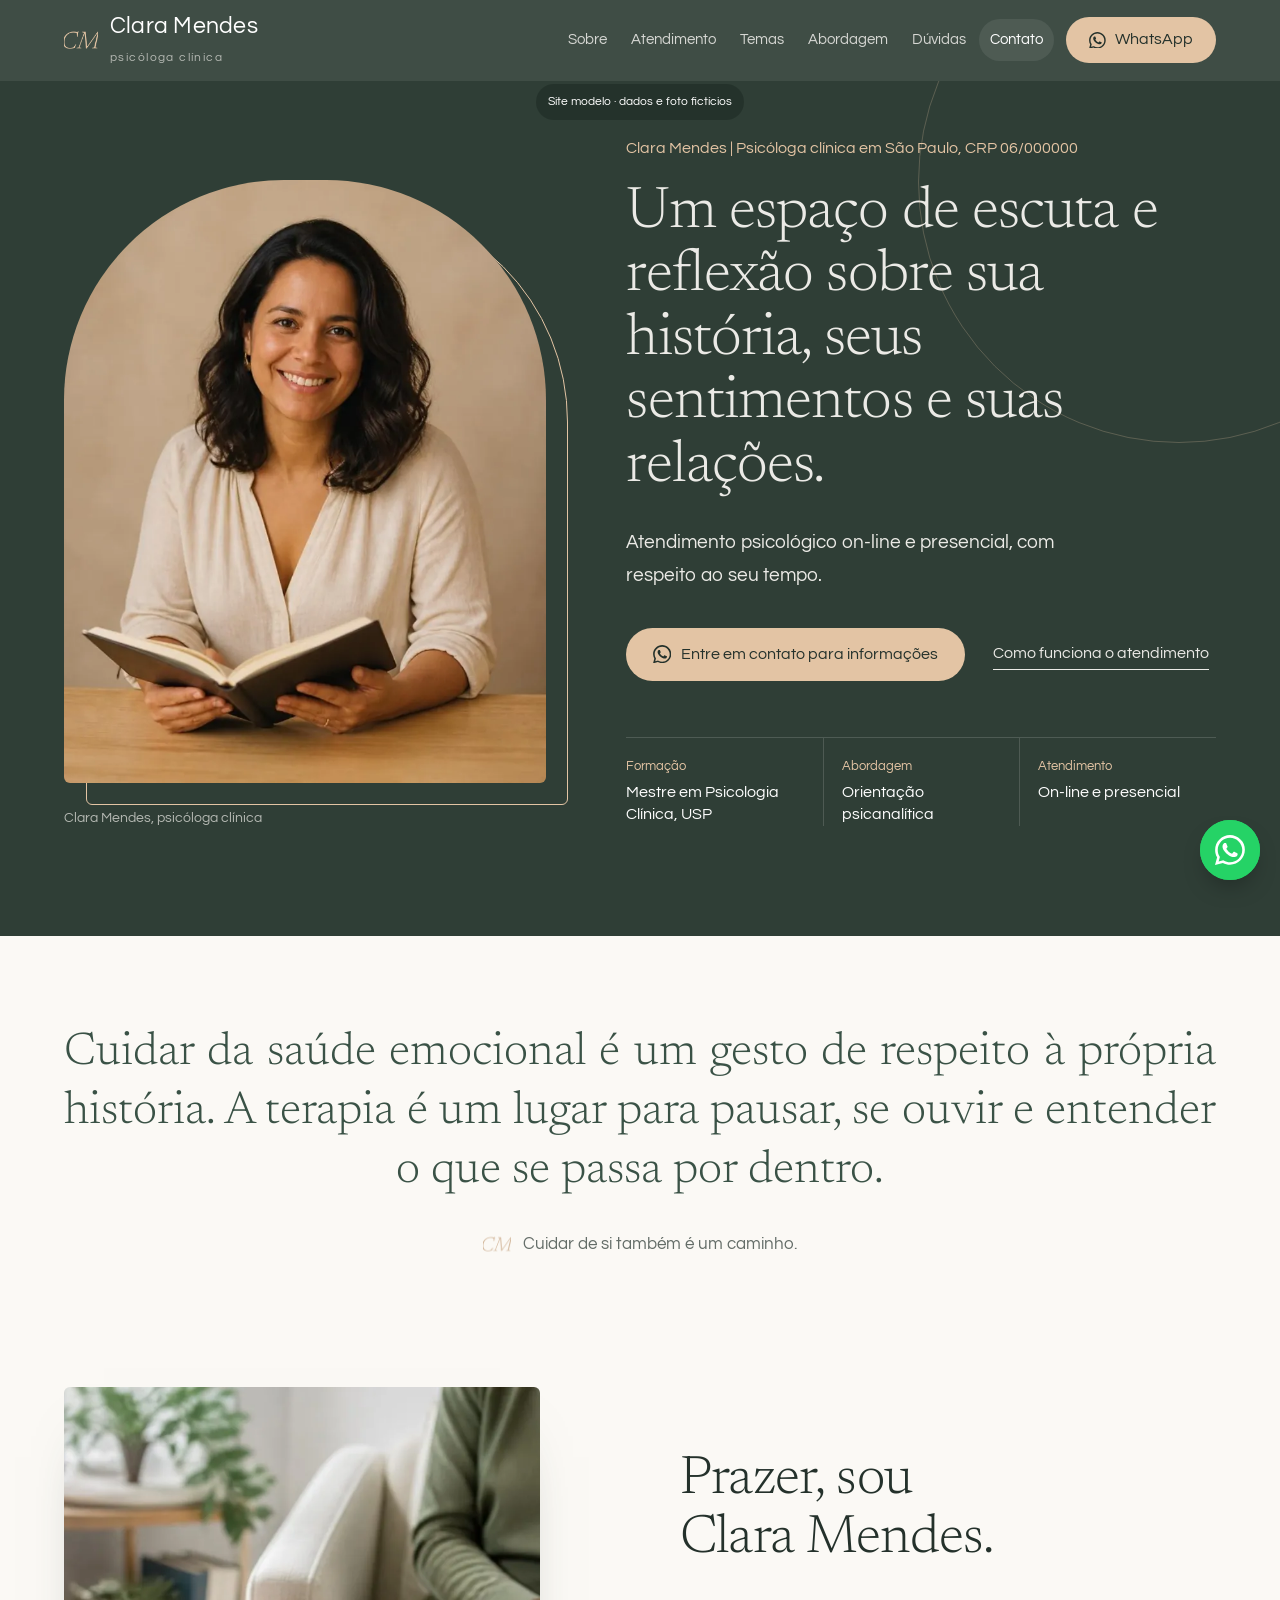
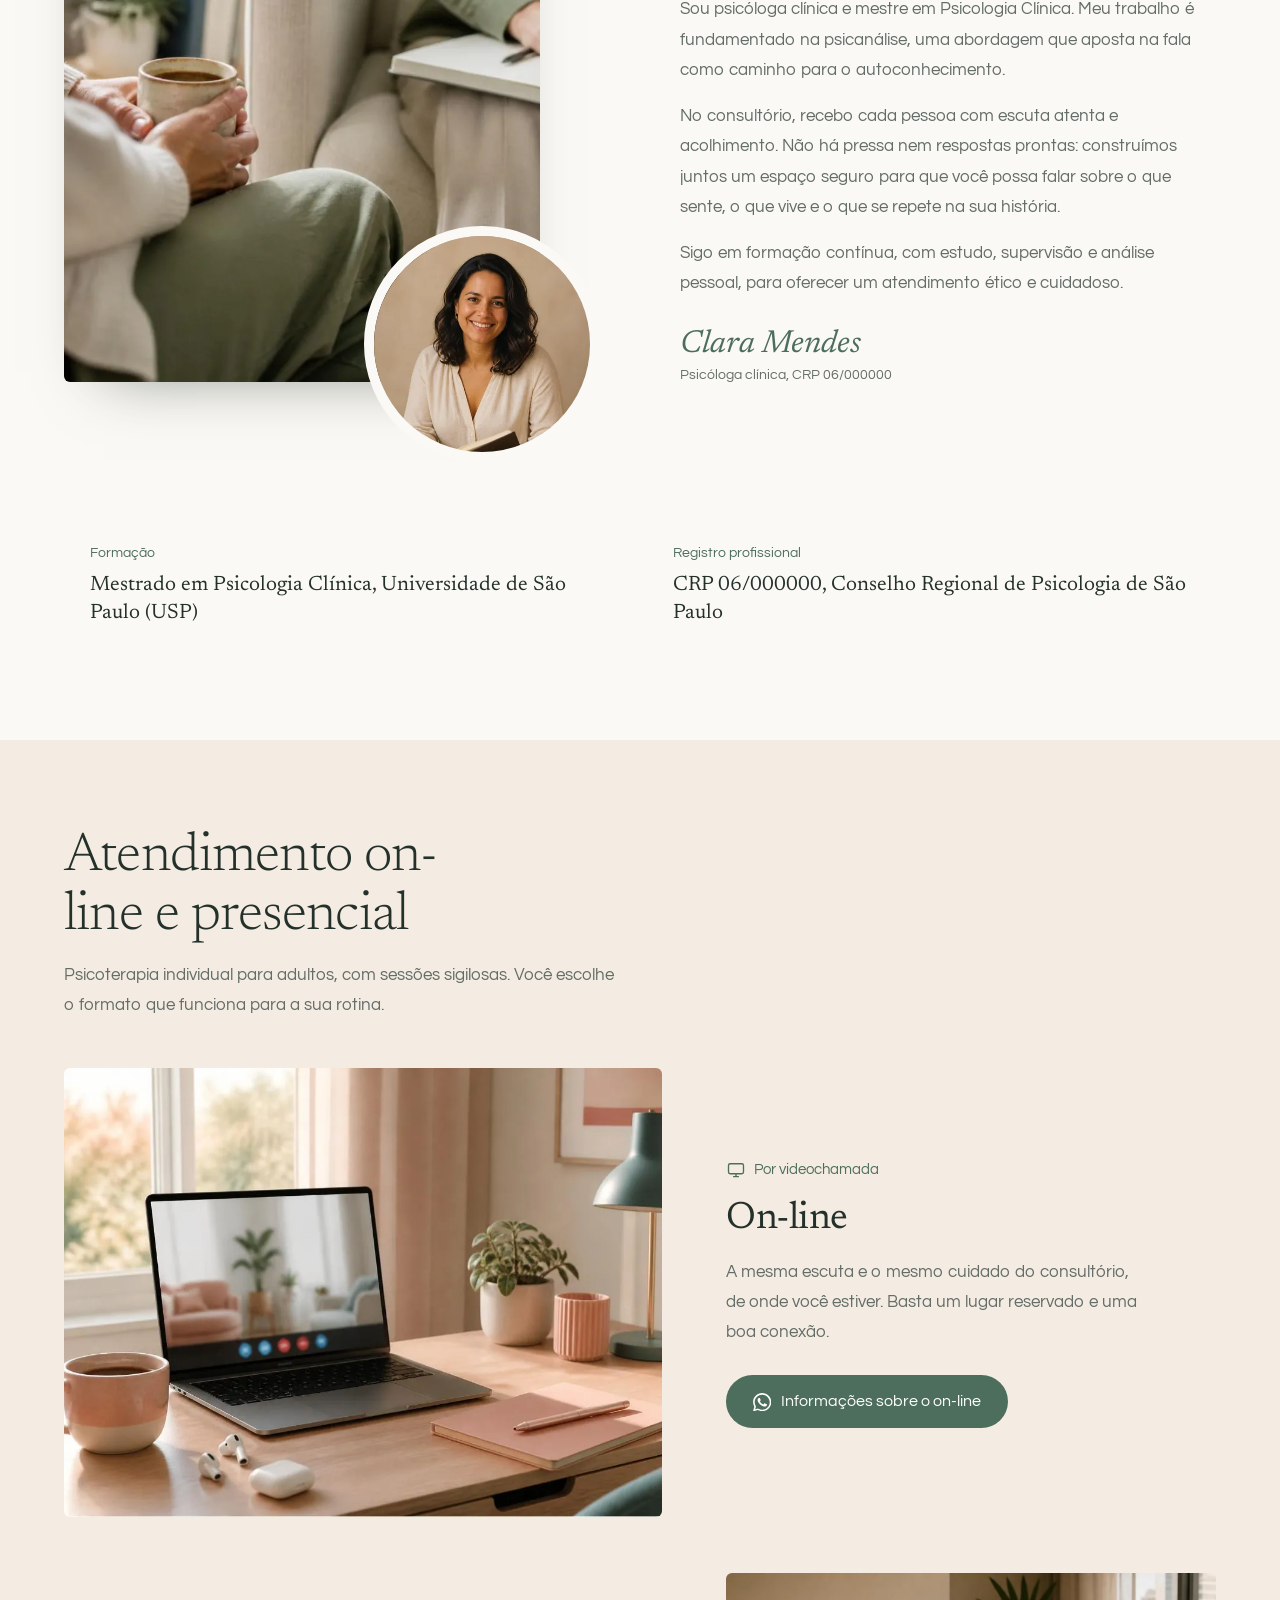
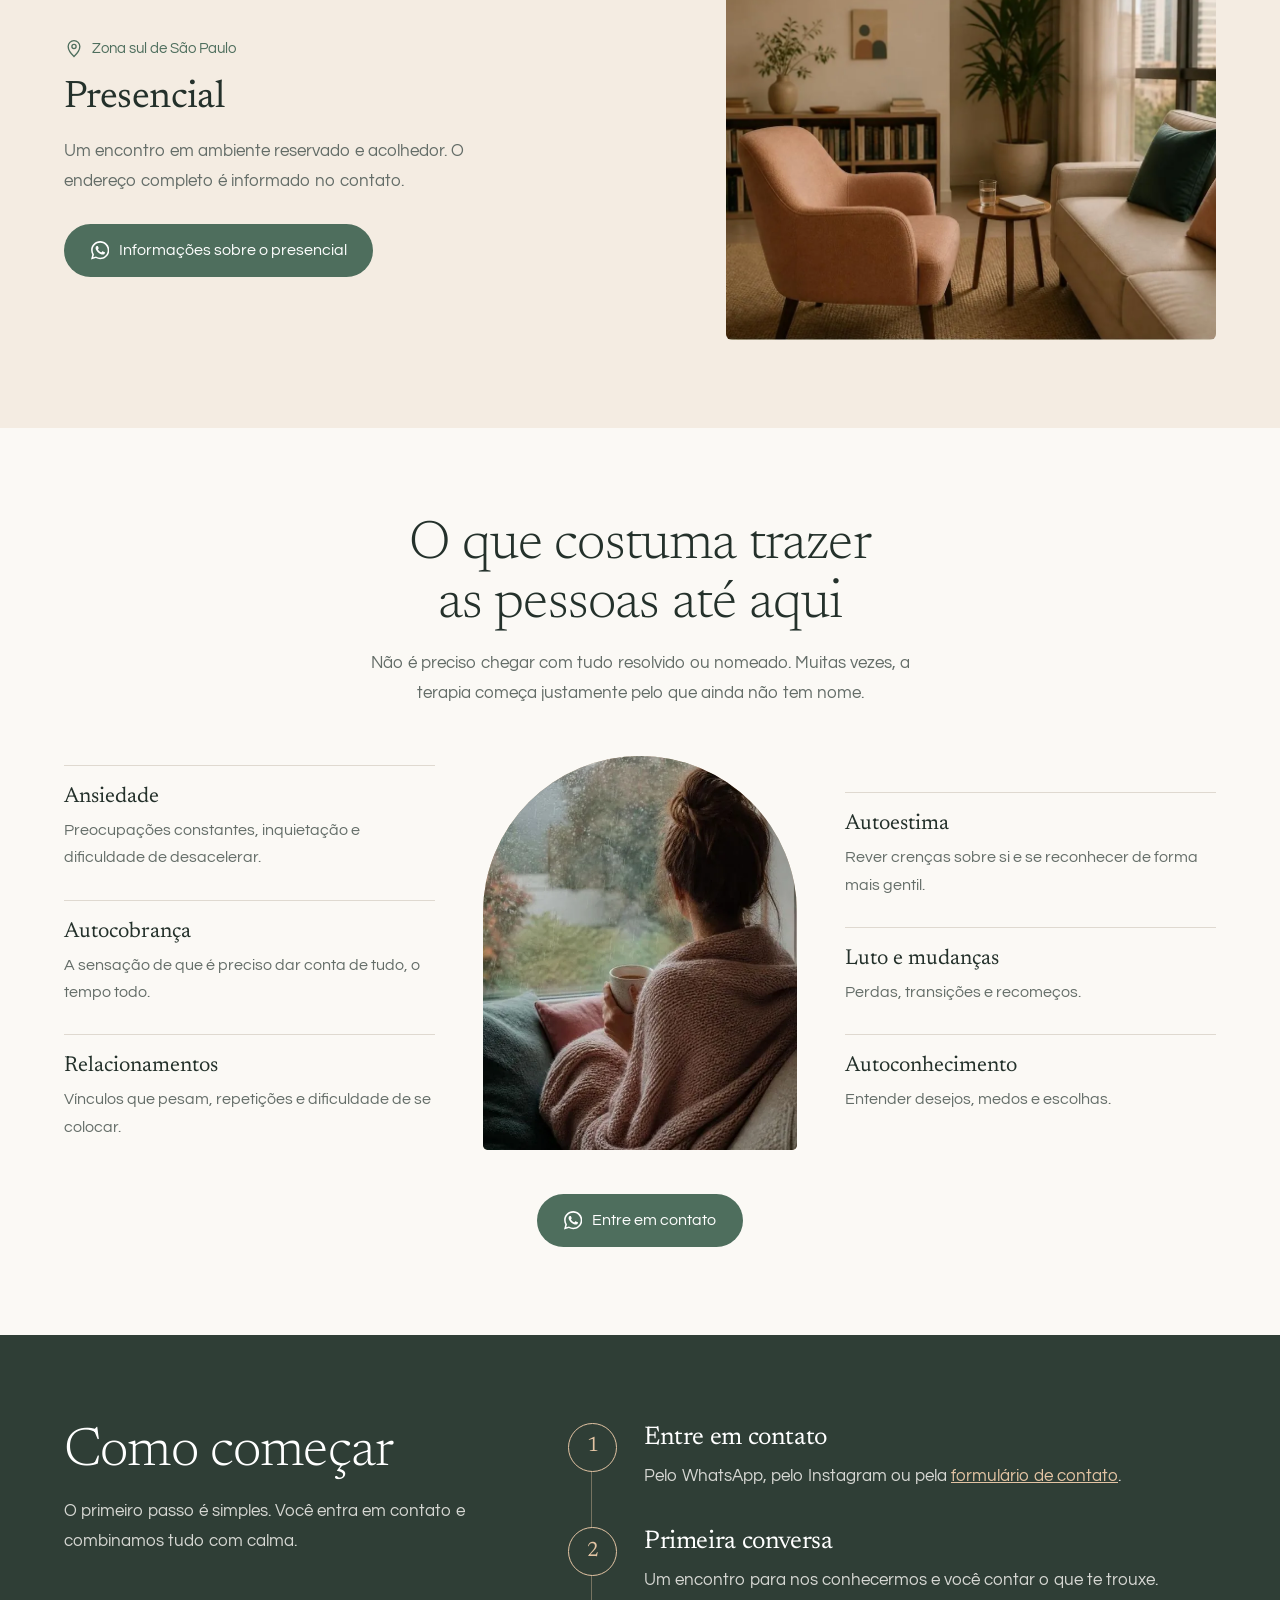
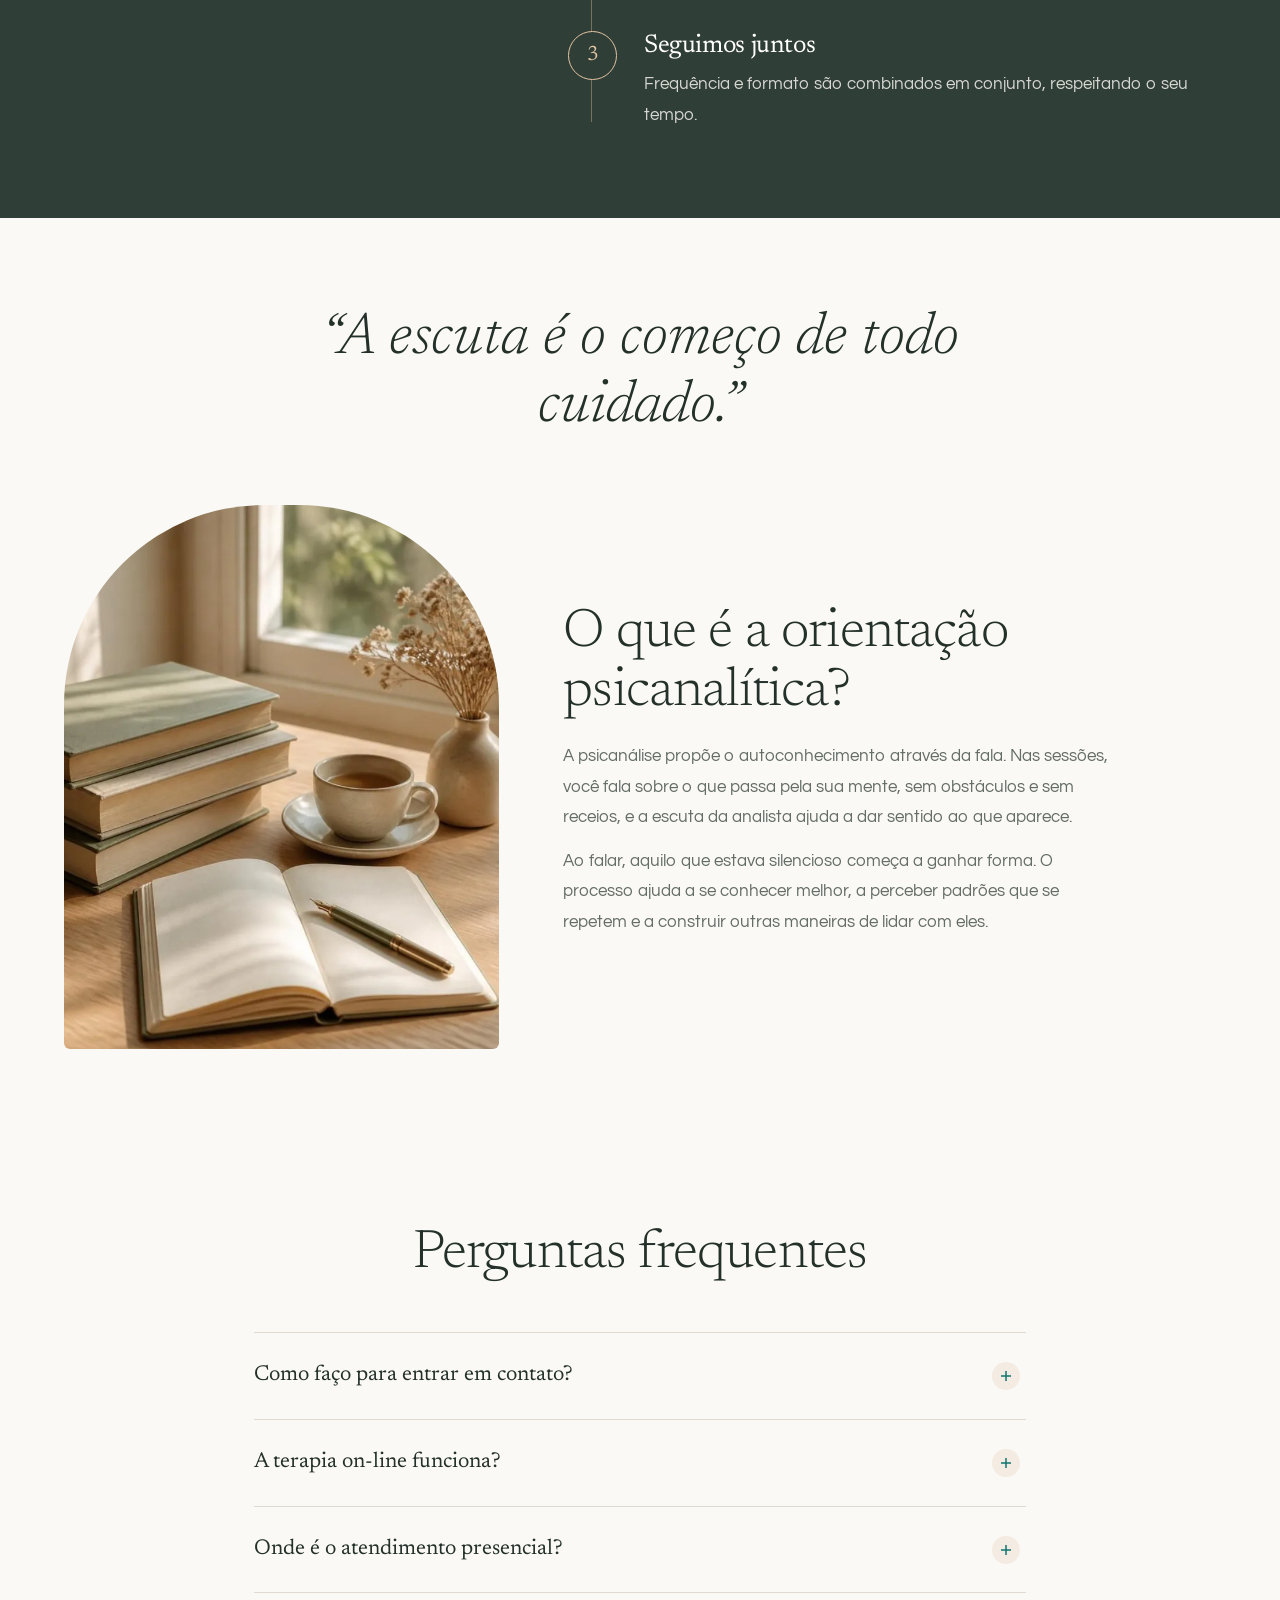
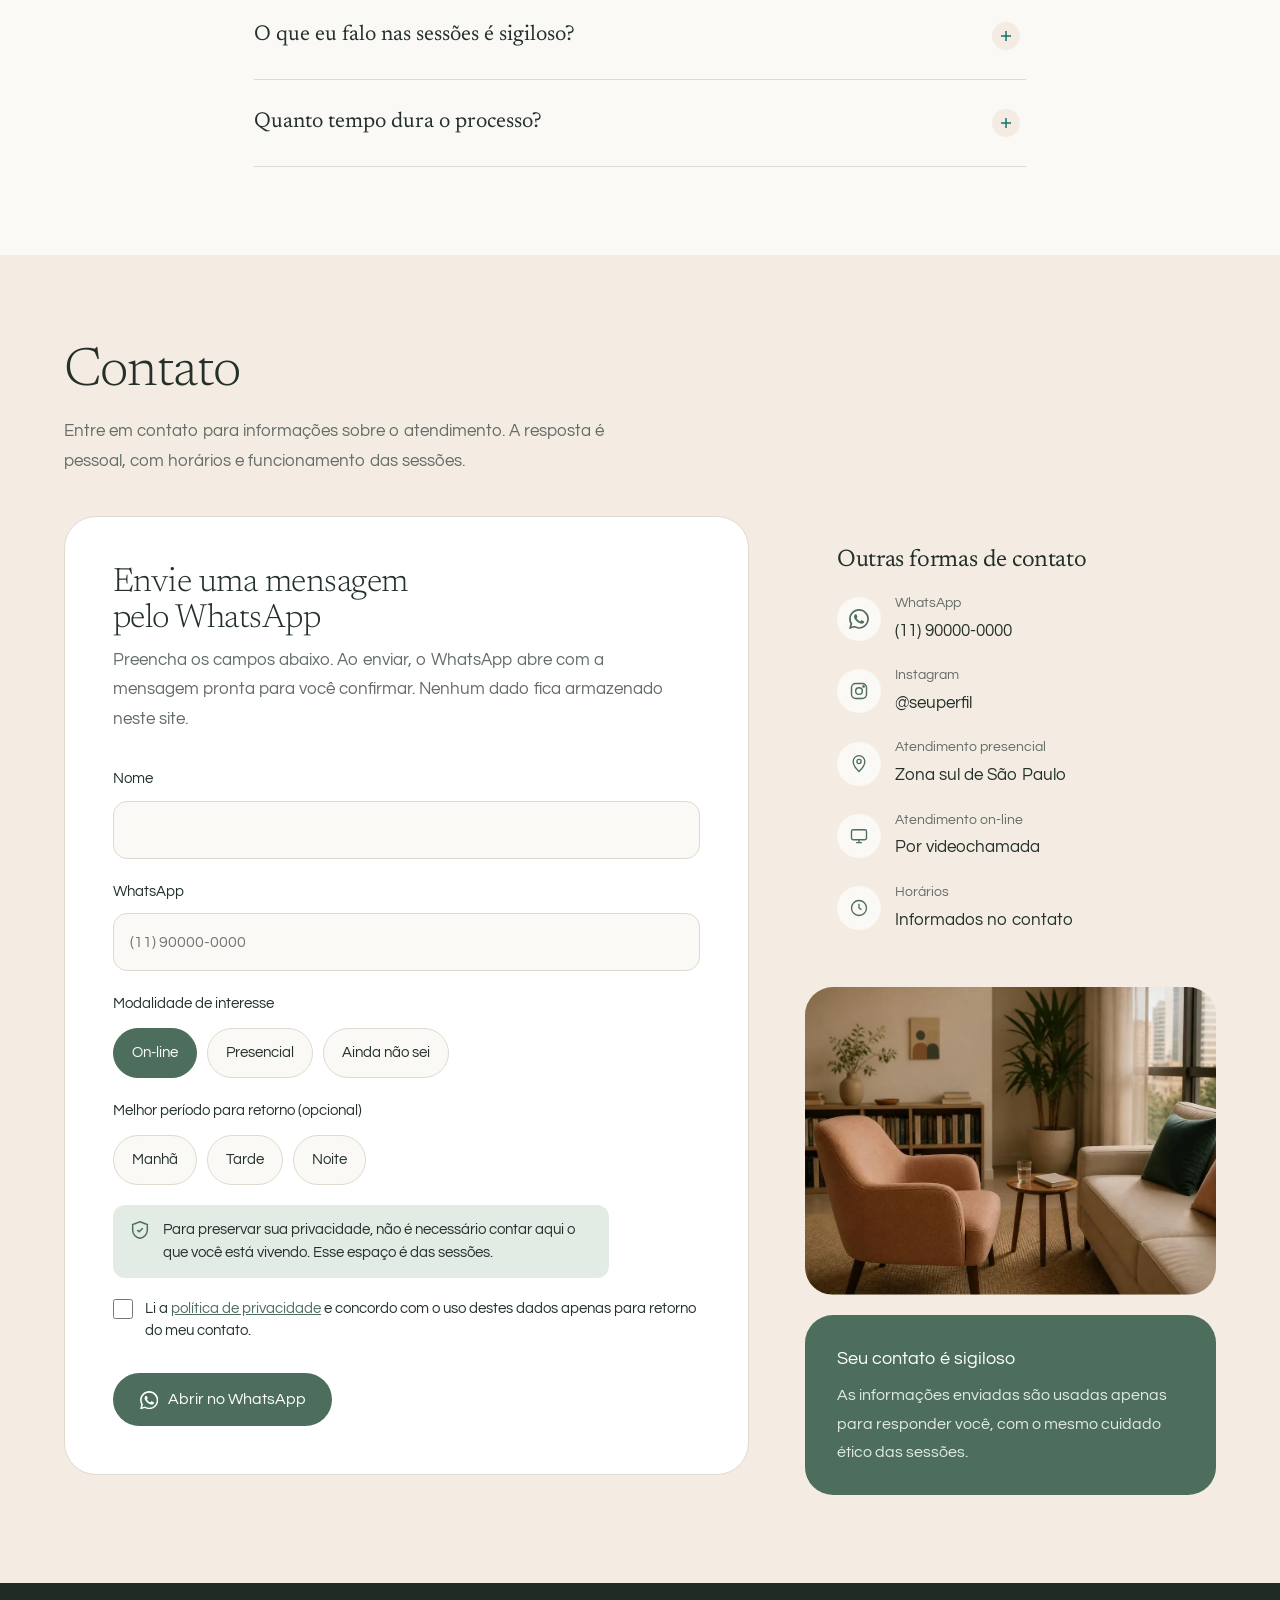
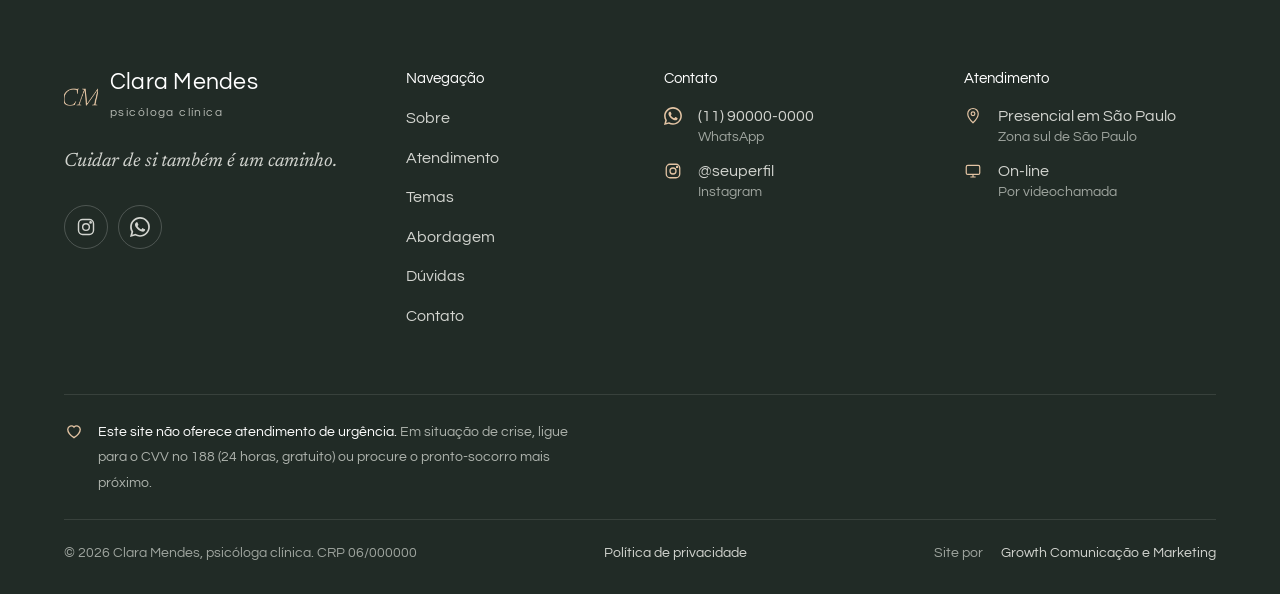
<file: index.html>
<!doctype html>
<html lang="pt-BR">
<head>
<meta charset="utf-8">
<meta name="viewport" content="width=device-width, initial-scale=1">
<title>Clara Mendes | Psicóloga clínica em São Paulo, CRP 06/000000</title>
<meta name="description" content="Psicoterapia de orientação psicanalítica com Clara Mendes, psicóloga clínica. Atendimento on-line e presencial em São Paulo.">
<meta name="robots" content="noindex, follow">
<meta name="author" content="Clara Mendes">
<link rel="canonical" href="https://growthcomunica.github.io/site-psicologa-uma-pagina/">
<meta name="theme-color" content="#2F3E36">
<meta property="og:locale" content="pt_BR">
<meta property="og:type" content="website">
<meta property="og:site_name" content="Clara Mendes, Psicóloga clínica">
<meta property="og:title" content="Clara Mendes | Psicóloga clínica em São Paulo, CRP 06/000000">
<meta property="og:description" content="Psicoterapia de orientação psicanalítica com Clara Mendes, psicóloga clínica. Atendimento on-line e presencial em São Paulo.">
<meta property="og:url" content="https://growthcomunica.github.io/site-psicologa-uma-pagina/">
<meta property="og:image" content="https://growthcomunica.github.io/site-psicologa-uma-pagina/assets/img/og.jpg">
<meta name="twitter:card" content="summary_large_image">
<meta name="twitter:title" content="Clara Mendes | Psicóloga clínica em São Paulo, CRP 06/000000">
<meta name="twitter:description" content="Psicoterapia de orientação psicanalítica com Clara Mendes, psicóloga clínica. Atendimento on-line e presencial em São Paulo.">
<meta name="twitter:image" content="https://growthcomunica.github.io/site-psicologa-uma-pagina/assets/img/og.jpg">
<link rel="icon" href="favicon.ico" sizes="any">
<link rel="icon" type="image/png" sizes="32x32" href="assets/img/favicon-32.png">
<link rel="apple-touch-icon" href="assets/img/apple-touch-icon.png">
<link rel="manifest" href="site.webmanifest">
<link rel="preload" href="assets/fonts/newsreader-latin-300-normal.woff2" as="font" type="font/woff2" crossorigin>
<link rel="preload" href="assets/fonts/questrial-latin-400-normal.woff2" as="font" type="font/woff2" crossorigin>
<link rel="preload" as="image" href="assets/img/retrato.webp" fetchpriority="high">
<link rel="stylesheet" href="assets/css/style.css">
<script>document.documentElement.classList.add('js')</script>
<script src="assets/js/analytics.js"></script>
<script type="application/ld+json">{"@context": "https://schema.org", "@graph": [{"@type": "Person", "@id": "https://growthcomunica.github.io/site-psicologa-uma-pagina/#profissional", "name": "Clara Mendes", "jobTitle": "Psicóloga clínica", "alumniOf": {"@type": "CollegeOrUniversity", "name": "Universidade de São Paulo (USP)"}, "image": "https://growthcomunica.github.io/site-psicologa-uma-pagina/assets/img/retrato.webp", "sameAs": ["https://www.instagram.com/seuperfil"]}, {"@type": "Psychologist", "@id": "https://growthcomunica.github.io/site-psicologa-uma-pagina/#consultorio", "name": "Clara Mendes, Psicóloga clínica", "description": "Psicoterapia de orientação psicanalítica para adultos, on-line e presencial.", "url": "https://growthcomunica.github.io/site-psicologa-uma-pagina/", "telephone": "+5511900000000", "image": "https://growthcomunica.github.io/site-psicologa-uma-pagina/assets/img/og.jpg", "address": {"@type": "PostalAddress", "addressLocality": "São Paulo", "addressRegion": "SP", "addressCountry": "BR"}, "areaServed": [{"@type": "City", "name": "São Paulo"}], "founder": {"@id": "https://growthcomunica.github.io/site-psicologa-uma-pagina/#profissional"}, "sameAs": ["https://www.instagram.com/seuperfil"]}, {"@type": "WebSite", "@id": "https://growthcomunica.github.io/site-psicologa-uma-pagina/#site", "url": "https://growthcomunica.github.io/site-psicologa-uma-pagina/", "name": "Clara Mendes, Psicóloga clínica", "inLanguage": "pt-BR"}, {"@type": "FAQPage", "mainEntity": [{"@type": "Question", "name": "Como faço para entrar em contato?", "acceptedAnswer": {"@type": "Answer", "text": "Pelo WhatsApp, pelo Instagram ou pela página de contato. A resposta traz as informações sobre horários e funcionamento do atendimento."}}, {"@type": "Question", "name": "A terapia on-line funciona?", "acceptedAnswer": {"@type": "Answer", "text": "Sim. O que sustenta o processo é a escuta e o vínculo, e eles também acontecem por videochamada. É importante ter um lugar reservado e uma boa conexão."}}, {"@type": "Question", "name": "Onde é o atendimento presencial?", "acceptedAnswer": {"@type": "Answer", "text": "O endereço completo é informado no contato."}}, {"@type": "Question", "name": "O que eu falo nas sessões é sigiloso?", "acceptedAnswer": {"@type": "Answer", "text": "Sim. O sigilo é um dever ético previsto no Código de Ética Profissional do Psicólogo."}}, {"@type": "Question", "name": "Quanto tempo dura o processo?", "acceptedAnswer": {"@type": "Answer", "text": "Não existe um prazo definido. A frequência e a continuidade são combinadas em conjunto, respeitando o tempo de cada pessoa."}}]}]}</script>
</head>
<body class="v2">
<a class="skip" href="#conteudo">Pular para o conteúdo</a>
<header class="site-head">
  <div class="wrap head-in">
    <a class="brand" href="#conteudo"><span class="mono" aria-hidden="true"></span><span><b>Clara Mendes</b><small>psicóloga clínica</small></span></a>
    <button class="menu-btn" aria-label="Abrir menu" aria-expanded="false" aria-controls="nav"><span></span><span></span><span></span></button>
    <nav class="nav" id="nav" aria-label="Principal">
      <a href="#sobre">Sobre</a>
      <a href="#atendimento">Atendimento</a>
      <a href="#temas">Temas</a>
      <a href="#abordagem">Abordagem</a>
      <a href="#duvidas">Dúvidas</a>
      <a href="#contato">Contato</a>
      <a class="btn btn-primary" href="https://wa.me/5511900000000?text=Ol%C3%A1%2C%20Clara%21%20Vim%20pelo%20site%20e%20gostaria%20de%20informa%C3%A7%C3%B5es%20sobre%20o%20atendimento." target="_blank" rel="noopener" data-loc="header"><svg viewBox="0 0 24 24" fill="currentColor" aria-hidden="true"><path d="M17.5 14.4c-.3-.1-1.8-.9-2-1-.3-.1-.5-.1-.7.1-.2.3-.8 1-.9 1.2-.2.2-.3.2-.6.1-.3-.1-1.3-.5-2.4-1.5-.9-.8-1.5-1.8-1.7-2.1-.2-.3 0-.5.1-.6l.4-.5c.2-.2.2-.3.3-.5.1-.2.1-.4 0-.5l-.9-2.2c-.2-.6-.5-.5-.7-.5h-.6c-.2 0-.5.1-.8.4-.3.3-1 1-1 2.5s1.1 2.9 1.2 3.1c.1.2 2.1 3.2 5.1 4.5.7.3 1.3.5 1.7.6.7.2 1.4.2 1.9.1.6-.1 1.8-.7 2-1.4.3-.7.3-1.3.2-1.4-.1-.1-.3-.2-.6-.3zM12 21.8c-1.8 0-3.5-.5-5-1.4l-.4-.2-3.7 1 1-3.6-.2-.4c-1-1.6-1.5-3.3-1.5-5.2C2.2 6.6 6.6 2.2 12 2.2c2.6 0 5.1 1 6.9 2.9 1.8 1.8 2.9 4.3 2.9 6.9 0 5.4-4.4 9.8-9.8 9.8zm8.4-18.2C18.1 1.3 15.2 0 12 0 5.5 0 .1 5.4.1 11.9c0 2.1.5 4.1 1.6 5.9L0 24l6.3-1.7c1.7.9 3.7 1.4 5.7 1.4 6.6 0 11.9-5.4 11.9-11.9 0-3.2-1.2-6.2-3.5-8.2z"/></svg> WhatsApp</a>
    </nav>
  </div>
</header>
<main id="conteudo">
  <section class="b-hero" aria-labelledby="hero-t">
    <div class="wrap b-hero-grid">
      <figure class="b-portrait">
        <div class="b-portrait-img"><img src="assets/img/retrato.webp" alt="Clara Mendes, Psicóloga clínica" width="800" height="1000" fetchpriority="high"></div>
        <figcaption>Clara Mendes, psicóloga clínica</figcaption>
      </figure>
      <div class="b-hero-copy">
        <h1 id="hero-t" class="b-kicker">Clara Mendes | Psicóloga clínica em São Paulo, CRP 06/000000</h1>
        <p class="b-display">Um espaço de escuta e reflexão sobre sua história, seus sentimentos e suas relações.</p>
        <p class="b-lede">Atendimento psicológico on-line e presencial, com respeito ao seu tempo.</p>
        <div class="b-cta">
          <a class="btn btn-blush" href="https://wa.me/5511900000000?text=Ol%C3%A1%2C%20Clara%21%20Vim%20pelo%20site%20e%20gostaria%20de%20informa%C3%A7%C3%B5es%20sobre%20o%20atendimento." target="_blank" rel="noopener" data-loc="hero"><svg viewBox="0 0 24 24" fill="currentColor" aria-hidden="true"><path d="M17.5 14.4c-.3-.1-1.8-.9-2-1-.3-.1-.5-.1-.7.1-.2.3-.8 1-.9 1.2-.2.2-.3.2-.6.1-.3-.1-1.3-.5-2.4-1.5-.9-.8-1.5-1.8-1.7-2.1-.2-.3 0-.5.1-.6l.4-.5c.2-.2.2-.3.3-.5.1-.2.1-.4 0-.5l-.9-2.2c-.2-.6-.5-.5-.7-.5h-.6c-.2 0-.5.1-.8.4-.3.3-1 1-1 2.5s1.1 2.9 1.2 3.1c.1.2 2.1 3.2 5.1 4.5.7.3 1.3.5 1.7.6.7.2 1.4.2 1.9.1.6-.1 1.8-.7 2-1.4.3-.7.3-1.3.2-1.4-.1-.1-.3-.2-.6-.3zM12 21.8c-1.8 0-3.5-.5-5-1.4l-.4-.2-3.7 1 1-3.6-.2-.4c-1-1.6-1.5-3.3-1.5-5.2C2.2 6.6 6.6 2.2 12 2.2c2.6 0 5.1 1 6.9 2.9 1.8 1.8 2.9 4.3 2.9 6.9 0 5.4-4.4 9.8-9.8 9.8zm8.4-18.2C18.1 1.3 15.2 0 12 0 5.5 0 .1 5.4.1 11.9c0 2.1.5 4.1 1.6 5.9L0 24l6.3-1.7c1.7.9 3.7 1.4 5.7 1.4 6.6 0 11.9-5.4 11.9-11.9 0-3.2-1.2-6.2-3.5-8.2z"/></svg> Entre em contato para informações</a>
          <a class="b-link" href="#atendimento">Como funciona o atendimento</a>
        </div>
        <dl class="b-facts stagger">
          <div><dt>Formação</dt><dd>Mestre em Psicologia Clínica, USP</dd></div>
          <div><dt>Abordagem</dt><dd>Orientação psicanalítica</dd></div>
          <div><dt>Atendimento</dt><dd>On-line e presencial</dd></div>
        </dl>
      </div>
    </div>
  </section>

  <section class="b-manifesto" aria-label="Sobre a terapia">
    <div class="wrap reveal">
      <blockquote>Cuidar da saúde emocional é um gesto de respeito à própria história. A terapia é um lugar para pausar, se ouvir e entender o que se passa por dentro.</blockquote>
      <p><span class="mono" aria-hidden="true"></span> Cuidar de si também é um caminho.</p>
    </div>
  </section>

  <section class="b-sec b-about" id="sobre" aria-labelledby="sobre-t">
    <div class="wrap b-about-grid">
      <div class="b-about-photos reveal">
        <img class="ph1" src="assets/img/escuta.webp" alt="Ambiente de atendimento acolhedor" width="800" height="1000" loading="lazy">
        <img class="ph2" src="assets/img/retrato-quadrado.webp" alt="Retrato de Clara Mendes" width="400" height="400" loading="lazy">
      </div>
      <div class="b-letter reveal">
        <h2 id="sobre-t">Prazer, sou Clara Mendes.</h2>
        <p>Sou psicóloga clínica e mestre em Psicologia Clínica. Meu trabalho é fundamentado na psicanálise, uma abordagem que aposta na fala como caminho para o autoconhecimento.</p>
<p>No consultório, recebo cada pessoa com escuta atenta e acolhimento. Não há pressa nem respostas prontas: construímos juntos um espaço seguro para que você possa falar sobre o que sente, o que vive e o que se repete na sua história.</p>
<p>Sigo em formação contínua, com estudo, supervisão e análise pessoal, para oferecer um atendimento ético e cuidadoso.</p>
        <p class="b-sign">Clara Mendes<small>Psicóloga clínica, CRP 06/000000</small></p>
      </div>
    </div>
    <div class="wrap" style="margin-top:56px">
      <dl class="b-dl stagger">
        <div><dt>Formação</dt><dd>Mestrado em Psicologia Clínica, Universidade de São Paulo (USP)</dd></div>
        <div><dt>Registro profissional</dt><dd>CRP 06/000000, Conselho Regional de Psicologia de São Paulo</dd></div>
      </dl>
    </div>
  </section>
  <section class="b-sec b-care" id="atendimento" aria-labelledby="atend-t">
    <div class="wrap">
      <div class="b-head reveal">
        <h2 id="atend-t">Atendimento on-line e presencial</h2>
        <p>Psicoterapia individual para adultos, com sessões sigilosas. Você escolhe o formato que funciona para a sua rotina.</p>
      </div>
      <article class="b-row reveal">
        <div class="b-row-img"><img src="assets/img/online.webp" alt="Notebook aberto em uma chamada de vídeo sobre uma mesa clara" width="1000" height="748" loading="lazy"></div>
        <div class="b-row-copy">
          <span class="b-tag"><svg viewBox="0 0 24 24" fill="none" stroke="currentColor" stroke-width="1.6" aria-hidden="true"><rect x="3" y="4.5" width="18" height="12" rx="2"/><path d="M8.5 20h7M12 16.5V20"/></svg> Por videochamada</span>
          <h3>On-line</h3>
          <p>A mesma escuta e o mesmo cuidado do consultório, de onde você estiver. Basta um lugar reservado e uma boa conexão.</p>
          <a class="btn btn-primary" href="https://wa.me/5511900000000?text=Ol%C3%A1%2C%20Clara%21%20Vim%20pelo%20site%20e%20gostaria%20de%20informa%C3%A7%C3%B5es%20sobre%20o%20atendimento%20on-line." target="_blank" rel="noopener" data-loc="home-online"><svg viewBox="0 0 24 24" fill="currentColor" aria-hidden="true"><path d="M17.5 14.4c-.3-.1-1.8-.9-2-1-.3-.1-.5-.1-.7.1-.2.3-.8 1-.9 1.2-.2.2-.3.2-.6.1-.3-.1-1.3-.5-2.4-1.5-.9-.8-1.5-1.8-1.7-2.1-.2-.3 0-.5.1-.6l.4-.5c.2-.2.2-.3.3-.5.1-.2.1-.4 0-.5l-.9-2.2c-.2-.6-.5-.5-.7-.5h-.6c-.2 0-.5.1-.8.4-.3.3-1 1-1 2.5s1.1 2.9 1.2 3.1c.1.2 2.1 3.2 5.1 4.5.7.3 1.3.5 1.7.6.7.2 1.4.2 1.9.1.6-.1 1.8-.7 2-1.4.3-.7.3-1.3.2-1.4-.1-.1-.3-.2-.6-.3zM12 21.8c-1.8 0-3.5-.5-5-1.4l-.4-.2-3.7 1 1-3.6-.2-.4c-1-1.6-1.5-3.3-1.5-5.2C2.2 6.6 6.6 2.2 12 2.2c2.6 0 5.1 1 6.9 2.9 1.8 1.8 2.9 4.3 2.9 6.9 0 5.4-4.4 9.8-9.8 9.8zm8.4-18.2C18.1 1.3 15.2 0 12 0 5.5 0 .1 5.4.1 11.9c0 2.1.5 4.1 1.6 5.9L0 24l6.3-1.7c1.7.9 3.7 1.4 5.7 1.4 6.6 0 11.9-5.4 11.9-11.9 0-3.2-1.2-6.2-3.5-8.2z"/></svg> Informações sobre o on-line</a>
        </div>
      </article>
      <article class="b-row flip reveal">
        <div class="b-row-img"><img src="assets/img/presencial.webp" alt="Consultório acolhedor com poltrona e estante de livros" width="1000" height="748" loading="lazy"></div>
        <div class="b-row-copy">
          <span class="b-tag"><svg viewBox="0 0 24 24" fill="none" stroke="currentColor" stroke-width="1.6" aria-hidden="true"><path d="M12 21s7-6.6 7-12a7 7 0 0 0-14 0c0 5.4 7 12 7 12z"/><circle cx="12" cy="9" r="2.5"/></svg> Zona sul de São Paulo</span>
          <h3>Presencial</h3>
          <p>Um encontro em ambiente reservado e acolhedor. O endereço completo é informado no contato.</p>
          <a class="btn btn-primary" href="https://wa.me/5511900000000?text=Ol%C3%A1%2C%20Clara%21%20Vim%20pelo%20site%20e%20gostaria%20de%20informa%C3%A7%C3%B5es%20sobre%20o%20atendimento%20presencial." target="_blank" rel="noopener" data-loc="home-presencial"><svg viewBox="0 0 24 24" fill="currentColor" aria-hidden="true"><path d="M17.5 14.4c-.3-.1-1.8-.9-2-1-.3-.1-.5-.1-.7.1-.2.3-.8 1-.9 1.2-.2.2-.3.2-.6.1-.3-.1-1.3-.5-2.4-1.5-.9-.8-1.5-1.8-1.7-2.1-.2-.3 0-.5.1-.6l.4-.5c.2-.2.2-.3.3-.5.1-.2.1-.4 0-.5l-.9-2.2c-.2-.6-.5-.5-.7-.5h-.6c-.2 0-.5.1-.8.4-.3.3-1 1-1 2.5s1.1 2.9 1.2 3.1c.1.2 2.1 3.2 5.1 4.5.7.3 1.3.5 1.7.6.7.2 1.4.2 1.9.1.6-.1 1.8-.7 2-1.4.3-.7.3-1.3.2-1.4-.1-.1-.3-.2-.6-.3zM12 21.8c-1.8 0-3.5-.5-5-1.4l-.4-.2-3.7 1 1-3.6-.2-.4c-1-1.6-1.5-3.3-1.5-5.2C2.2 6.6 6.6 2.2 12 2.2c2.6 0 5.1 1 6.9 2.9 1.8 1.8 2.9 4.3 2.9 6.9 0 5.4-4.4 9.8-9.8 9.8zm8.4-18.2C18.1 1.3 15.2 0 12 0 5.5 0 .1 5.4.1 11.9c0 2.1.5 4.1 1.6 5.9L0 24l6.3-1.7c1.7.9 3.7 1.4 5.7 1.4 6.6 0 11.9-5.4 11.9-11.9 0-3.2-1.2-6.2-3.5-8.2z"/></svg> Informações sobre o presencial</a>
        </div>
      </article>
    </div>
  </section>

  <section class="b-sec b-themes" id="temas" aria-labelledby="temas-t">
    <div class="wrap">
      <div class="b-head center reveal">
        <h2 id="temas-t">O que costuma trazer as pessoas até aqui</h2>
        <p>Não é preciso chegar com tudo resolvido ou nomeado. Muitas vezes, a terapia começa justamente pelo que ainda não tem nome.</p>
      </div>
      <div class="b-themes-grid">
        <ul class="b-col stagger"><li><b>Ansiedade</b><span>Preocupações constantes, inquietação e dificuldade de desacelerar.</span></li><li><b>Autocobrança</b><span>A sensação de que é preciso dar conta de tudo, o tempo todo.</span></li><li><b>Relacionamentos</b><span>Vínculos que pesam, repetições e dificuldade de se colocar.</span></li></ul>
        <div class="b-video reveal">
          <video autoplay muted loop playsinline preload="metadata" poster="assets/img/video-capa.webp" aria-label="Pessoa olhando pela janela em um momento de pausa" width="560" height="700"><source src="assets/img/video.mp4" type="video/mp4"></video>
        </div>
        <ul class="b-col stagger"><li><b>Autoestima</b><span>Rever crenças sobre si e se reconhecer de forma mais gentil.</span></li><li><b>Luto e mudanças</b><span>Perdas, transições e recomeços.</span></li><li><b>Autoconhecimento</b><span>Entender desejos, medos e escolhas.</span></li></ul>
      </div>
      <div class="b-center reveal"><a class="btn btn-primary" href="https://wa.me/5511900000000?text=Ol%C3%A1%2C%20Clara%21%20Vim%20pelo%20site%20e%20gostaria%20de%20informa%C3%A7%C3%B5es%20sobre%20o%20atendimento." target="_blank" rel="noopener" data-loc="temas"><svg viewBox="0 0 24 24" fill="currentColor" aria-hidden="true"><path d="M17.5 14.4c-.3-.1-1.8-.9-2-1-.3-.1-.5-.1-.7.1-.2.3-.8 1-.9 1.2-.2.2-.3.2-.6.1-.3-.1-1.3-.5-2.4-1.5-.9-.8-1.5-1.8-1.7-2.1-.2-.3 0-.5.1-.6l.4-.5c.2-.2.2-.3.3-.5.1-.2.1-.4 0-.5l-.9-2.2c-.2-.6-.5-.5-.7-.5h-.6c-.2 0-.5.1-.8.4-.3.3-1 1-1 2.5s1.1 2.9 1.2 3.1c.1.2 2.1 3.2 5.1 4.5.7.3 1.3.5 1.7.6.7.2 1.4.2 1.9.1.6-.1 1.8-.7 2-1.4.3-.7.3-1.3.2-1.4-.1-.1-.3-.2-.6-.3zM12 21.8c-1.8 0-3.5-.5-5-1.4l-.4-.2-3.7 1 1-3.6-.2-.4c-1-1.6-1.5-3.3-1.5-5.2C2.2 6.6 6.6 2.2 12 2.2c2.6 0 5.1 1 6.9 2.9 1.8 1.8 2.9 4.3 2.9 6.9 0 5.4-4.4 9.8-9.8 9.8zm8.4-18.2C18.1 1.3 15.2 0 12 0 5.5 0 .1 5.4.1 11.9c0 2.1.5 4.1 1.6 5.9L0 24l6.3-1.7c1.7.9 3.7 1.4 5.7 1.4 6.6 0 11.9-5.4 11.9-11.9 0-3.2-1.2-6.2-3.5-8.2z"/></svg> Entre em contato</a></div>
    </div>
  </section>

  <section class="b-sec b-steps" aria-labelledby="como">
    <div class="wrap b-steps-grid">
      <div class="reveal">
        <h2 id="como">Como começar</h2>
        <p>O primeiro passo é simples. Você entra em contato e combinamos tudo com calma.</p>
      </div>
      <ol class="b-timeline stagger">
        <li><h3>Entre em contato</h3><p>Pelo WhatsApp, pelo Instagram ou pela <a href="#contato">formulário de contato</a>.</p></li>
        <li><h3>Primeira conversa</h3><p>Um encontro para nos conhecermos e você contar o que te trouxe.</p></li>
        <li><h3>Seguimos juntos</h3><p>Frequência e formato são combinados em conjunto, respeitando o seu tempo.</p></li>
      </ol>
    </div>
  </section>

  <section class="b-sec" id="abordagem" aria-labelledby="ab-t">
    <div class="wrap">
      <p class="b-bigquote reveal">“A escuta é o começo de todo cuidado.”</p>
      <div class="b-approach-two">
        <figure class="reveal"><img src="assets/img/estudo.webp" alt="Livros, caderno e xícara de chá sobre uma mesa de estudo" width="800" height="1000" loading="lazy"></figure>
        <div class="reveal">
          <h2 id="ab-t">O que é a orientação psicanalítica?</h2>
          <p>A psicanálise propõe o autoconhecimento através da fala. Nas sessões, você fala sobre o que passa pela sua mente, sem obstáculos e sem receios, e a escuta da analista ajuda a dar sentido ao que aparece.</p>
<p>Ao falar, aquilo que estava silencioso começa a ganhar forma. O processo ajuda a se conhecer melhor, a perceber padrões que se repetem e a construir outras maneiras de lidar com eles.</p>
        </div>
      </div>
    </div>
  </section>
  <section class="b-sec faq b-faq" id="duvidas" aria-labelledby="faq-t">
    <div class="wrap b-faq-in">
      <div class="b-head center reveal"><h2 id="faq-t">Perguntas frequentes</h2></div>
      <div class="reveal"><details><summary>Como faço para entrar em contato?</summary><div class="faq-body"><p>Pelo WhatsApp, pelo Instagram ou pela página de contato. A resposta traz as informações sobre horários e funcionamento do atendimento.</p></div></details>
<details><summary>A terapia on-line funciona?</summary><div class="faq-body"><p>Sim. O que sustenta o processo é a escuta e o vínculo, e eles também acontecem por videochamada. É importante ter um lugar reservado e uma boa conexão.</p></div></details>
<details><summary>Onde é o atendimento presencial?</summary><div class="faq-body"><p>O endereço completo é informado no contato.</p></div></details>
<details><summary>O que eu falo nas sessões é sigiloso?</summary><div class="faq-body"><p>Sim. O sigilo é um dever ético previsto no Código de Ética Profissional do Psicólogo.</p></div></details>
<details><summary>Quanto tempo dura o processo?</summary><div class="faq-body"><p>Não existe um prazo definido. A frequência e a continuidade são combinadas em conjunto, respeitando o tempo de cada pessoa.</p></div></details></div>
    </div>
  </section>

  <section class="b-sec uma-contato" id="contato" aria-labelledby="ct-t">
    <div class="wrap"><div class="b-head reveal"><h2 id="ct-t">Contato</h2><p>Entre em contato para informações sobre o atendimento. A resposta é pessoal, com horários e funcionamento das sessões.</p></div></div>
  <div class="wrap contact-grid" style="padding-top:0;padding-bottom:0">
    <div class="form-card reveal">
      <form id="contact-form" novalidate data-wa="https://wa.me/5511900000000">
        <h2>Envie uma mensagem pelo WhatsApp</h2>
        <p>Preencha os campos abaixo. Ao enviar, o WhatsApp abre com a mensagem pronta para você confirmar. Nenhum dado fica armazenado neste site.</p>
        <div class="fgrid">
          <div class="field full">
            <label for="f-nome">Nome</label>
            <input id="f-nome" name="nome" type="text" autocomplete="name" required>
            <span class="msg" role="alert">Informe seu nome.</span>
          </div>
          <div class="field full">
            <label for="f-tel">WhatsApp</label>
            <input id="f-tel" name="tel" type="tel" inputmode="numeric" autocomplete="tel-national" placeholder="(11) 90000-0000" required>
            <span class="msg" role="alert">Informe um telefone com DDD.</span>
          </div>
          <input type="hidden" name="email" value="">
          <fieldset class="field full">
            <legend>Modalidade de interesse</legend>
            <div class="choices">
              <label class="choice"><input type="radio" name="modalidade" value="On-line" checked><span>On-line</span></label>
              <label class="choice"><input type="radio" name="modalidade" value="Presencial"><span>Presencial</span></label>
              <label class="choice"><input type="radio" name="modalidade" value="Ainda não sei"><span>Ainda não sei</span></label>
            </div>
          </fieldset>
          <fieldset class="field full">
            <legend>Melhor período para retorno <span class="opt">(opcional)</span></legend>
            <div class="choices">
              <label class="choice"><input type="checkbox" name="periodo" value="Manhã"><span>Manhã</span></label>
              <label class="choice"><input type="checkbox" name="periodo" value="Tarde"><span>Tarde</span></label>
              <label class="choice"><input type="checkbox" name="periodo" value="Noite"><span>Noite</span></label>
            </div>
          </fieldset>
          <textarea name="mensagem" hidden></textarea>
          <p class="field full b-privacy-hint"><svg viewBox="0 0 24 24" fill="none" stroke="currentColor" stroke-width="1.6" aria-hidden="true"><path d="M12 3l8 3v6c0 4.5-3.4 8.3-8 9-4.6-.7-8-4.5-8-9V6z"/><path d="M9 12l2 2 4-4"/></svg> Para preservar sua privacidade, não é necessário contar aqui o que você está vivendo. Esse espaço é das sessões.</p>
          <div class="field full">
            <label class="consent"><input type="checkbox" name="consent" required> <span>Li a <a href="privacidade.html">política de privacidade</a> e concordo com o uso destes dados apenas para retorno do meu contato.</span></label>
          </div>
        </div>
        <div class="form-foot">
          <button class="btn btn-primary" type="submit"><svg viewBox="0 0 24 24" fill="currentColor" aria-hidden="true"><path d="M17.5 14.4c-.3-.1-1.8-.9-2-1-.3-.1-.5-.1-.7.1-.2.3-.8 1-.9 1.2-.2.2-.3.2-.6.1-.3-.1-1.3-.5-2.4-1.5-.9-.8-1.5-1.8-1.7-2.1-.2-.3 0-.5.1-.6l.4-.5c.2-.2.2-.3.3-.5.1-.2.1-.4 0-.5l-.9-2.2c-.2-.6-.5-.5-.7-.5h-.6c-.2 0-.5.1-.8.4-.3.3-1 1-1 2.5s1.1 2.9 1.2 3.1c.1.2 2.1 3.2 5.1 4.5.7.3 1.3.5 1.7.6.7.2 1.4.2 1.9.1.6-.1 1.8-.7 2-1.4.3-.7.3-1.3.2-1.4-.1-.1-.3-.2-.6-.3zM12 21.8c-1.8 0-3.5-.5-5-1.4l-.4-.2-3.7 1 1-3.6-.2-.4c-1-1.6-1.5-3.3-1.5-5.2C2.2 6.6 6.6 2.2 12 2.2c2.6 0 5.1 1 6.9 2.9 1.8 1.8 2.9 4.3 2.9 6.9 0 5.4-4.4 9.8-9.8 9.8zm8.4-18.2C18.1 1.3 15.2 0 12 0 5.5 0 .1 5.4.1 11.9c0 2.1.5 4.1 1.6 5.9L0 24l6.3-1.7c1.7.9 3.7 1.4 5.7 1.4 6.6 0 11.9-5.4 11.9-11.9 0-3.2-1.2-6.2-3.5-8.2z"/></svg> Abrir no WhatsApp</button>
        </div>
      </form>
      <div class="success" aria-live="polite">
        <div class="ok"><svg viewBox="0 0 24 24" fill="none" stroke="currentColor" stroke-width="2" aria-hidden="true"><path d="M5 12.5l4.5 4.5L19 7.5"/></svg></div>
        <h2>Mensagem pronta para envio</h2>
        <p>O WhatsApp foi aberto com sua mensagem. Confirme o envio por lá para que o contato seja concluído.</p>
        <a id="wa-again" class="btn btn-primary" href="https://wa.me/5511900000000?text=Ol%C3%A1%2C%20Clara%21%20Vim%20pelo%20site%20e%20gostaria%20de%20informa%C3%A7%C3%B5es%20sobre%20o%20atendimento." target="_blank" rel="noopener"><svg viewBox="0 0 24 24" fill="currentColor" aria-hidden="true"><path d="M17.5 14.4c-.3-.1-1.8-.9-2-1-.3-.1-.5-.1-.7.1-.2.3-.8 1-.9 1.2-.2.2-.3.2-.6.1-.3-.1-1.3-.5-2.4-1.5-.9-.8-1.5-1.8-1.7-2.1-.2-.3 0-.5.1-.6l.4-.5c.2-.2.2-.3.3-.5.1-.2.1-.4 0-.5l-.9-2.2c-.2-.6-.5-.5-.7-.5h-.6c-.2 0-.5.1-.8.4-.3.3-1 1-1 2.5s1.1 2.9 1.2 3.1c.1.2 2.1 3.2 5.1 4.5.7.3 1.3.5 1.7.6.7.2 1.4.2 1.9.1.6-.1 1.8-.7 2-1.4.3-.7.3-1.3.2-1.4-.1-.1-.3-.2-.6-.3zM12 21.8c-1.8 0-3.5-.5-5-1.4l-.4-.2-3.7 1 1-3.6-.2-.4c-1-1.6-1.5-3.3-1.5-5.2C2.2 6.6 6.6 2.2 12 2.2c2.6 0 5.1 1 6.9 2.9 1.8 1.8 2.9 4.3 2.9 6.9 0 5.4-4.4 9.8-9.8 9.8zm8.4-18.2C18.1 1.3 15.2 0 12 0 5.5 0 .1 5.4.1 11.9c0 2.1.5 4.1 1.6 5.9L0 24l6.3-1.7c1.7.9 3.7 1.4 5.7 1.4 6.6 0 11.9-5.4 11.9-11.9 0-3.2-1.2-6.2-3.5-8.2z"/></svg> Abrir o WhatsApp novamente</a>
      </div>
    </div>

    <aside class="side">
      <div class="info-card reveal">
        <h2 class="h3">Outras formas de contato</h2>
        <ul class="info-list">
          <li><span class="ic"><svg viewBox="0 0 24 24" fill="currentColor" aria-hidden="true"><path d="M17.5 14.4c-.3-.1-1.8-.9-2-1-.3-.1-.5-.1-.7.1-.2.3-.8 1-.9 1.2-.2.2-.3.2-.6.1-.3-.1-1.3-.5-2.4-1.5-.9-.8-1.5-1.8-1.7-2.1-.2-.3 0-.5.1-.6l.4-.5c.2-.2.2-.3.3-.5.1-.2.1-.4 0-.5l-.9-2.2c-.2-.6-.5-.5-.7-.5h-.6c-.2 0-.5.1-.8.4-.3.3-1 1-1 2.5s1.1 2.9 1.2 3.1c.1.2 2.1 3.2 5.1 4.5.7.3 1.3.5 1.7.6.7.2 1.4.2 1.9.1.6-.1 1.8-.7 2-1.4.3-.7.3-1.3.2-1.4-.1-.1-.3-.2-.6-.3zM12 21.8c-1.8 0-3.5-.5-5-1.4l-.4-.2-3.7 1 1-3.6-.2-.4c-1-1.6-1.5-3.3-1.5-5.2C2.2 6.6 6.6 2.2 12 2.2c2.6 0 5.1 1 6.9 2.9 1.8 1.8 2.9 4.3 2.9 6.9 0 5.4-4.4 9.8-9.8 9.8zm8.4-18.2C18.1 1.3 15.2 0 12 0 5.5 0 .1 5.4.1 11.9c0 2.1.5 4.1 1.6 5.9L0 24l6.3-1.7c1.7.9 3.7 1.4 5.7 1.4 6.6 0 11.9-5.4 11.9-11.9 0-3.2-1.2-6.2-3.5-8.2z"/></svg></span><div><b>WhatsApp</b><a href="https://wa.me/5511900000000?text=Ol%C3%A1%2C%20Clara%21%20Vim%20pelo%20site%20e%20gostaria%20de%20informa%C3%A7%C3%B5es%20sobre%20o%20atendimento." target="_blank" rel="noopener" data-loc="contato">(11) 90000-0000</a></div></li>
          <li><span class="ic"><svg viewBox="0 0 24 24" fill="none" stroke="currentColor" stroke-width="1.7" aria-hidden="true"><rect x="3" y="3" width="18" height="18" rx="5"/><circle cx="12" cy="12" r="4"/><circle cx="17.5" cy="6.5" r=".8" fill="currentColor"/></svg></span><div><b>Instagram</b><a href="https://www.instagram.com/seuperfil" target="_blank" rel="noopener">@seuperfil</a></div></li>
          <li><span class="ic"><svg viewBox="0 0 24 24" fill="none" stroke="currentColor" stroke-width="1.6" aria-hidden="true"><path d="M12 21s7-6.6 7-12a7 7 0 0 0-14 0c0 5.4 7 12 7 12z"/><circle cx="12" cy="9" r="2.5"/></svg></span><div><b>Atendimento presencial</b><span>Zona sul de São Paulo</span></div></li>
          <li><span class="ic"><svg viewBox="0 0 24 24" fill="none" stroke="currentColor" stroke-width="1.6" aria-hidden="true"><rect x="3" y="4.5" width="18" height="12" rx="2"/><path d="M8.5 20h7M12 16.5V20"/></svg></span><div><b>Atendimento on-line</b><span>Por videochamada</span></div></li>
          <li><span class="ic"><svg viewBox="0 0 24 24" fill="none" stroke="currentColor" stroke-width="1.6" aria-hidden="true"><circle cx="12" cy="12" r="9"/><path d="M12 7v5l3 2"/></svg></span><div><b>Horários</b><span>Informados no contato</span></div></li>
        </ul>
      </div>
      <div class="side-img reveal"><img src="assets/img/presencial.webp" alt="Consultório acolhedor com poltrona e estante de livros" width="1000" height="748" loading="lazy"></div>
      <div class="privacy reveal">
        <strong>Seu contato é sigiloso</strong>
        As informações enviadas são usadas apenas para responder você, com o mesmo cuidado ético das sessões.
      </div>
    </aside>
  </div>

  </section>

</main>
<footer class="site-foot">
  <div class="wrap">
    <div class="foot-grid">
      <div class="foot-brand">
        <a class="brand" href="#conteudo"><span class="mono" aria-hidden="true"></span><span><b>Clara Mendes</b><small>psicóloga clínica</small></span></a>
        <p>Cuidar de si também é um caminho.</p>
        <div class="social">
          <a href="https://www.instagram.com/seuperfil" target="_blank" rel="noopener" aria-label="Instagram @seuperfil"><svg viewBox="0 0 24 24" fill="none" stroke="currentColor" stroke-width="1.7" aria-hidden="true"><rect x="3" y="3" width="18" height="18" rx="5"/><circle cx="12" cy="12" r="4"/><circle cx="17.5" cy="6.5" r=".8" fill="currentColor"/></svg></a>
          <a href="https://wa.me/5511900000000?text=Ol%C3%A1%2C%20Clara%21%20Vim%20pelo%20site%20e%20gostaria%20de%20informa%C3%A7%C3%B5es%20sobre%20o%20atendimento." target="_blank" rel="noopener" aria-label="WhatsApp" data-loc="footer"><svg viewBox="0 0 24 24" fill="currentColor" aria-hidden="true"><path d="M17.5 14.4c-.3-.1-1.8-.9-2-1-.3-.1-.5-.1-.7.1-.2.3-.8 1-.9 1.2-.2.2-.3.2-.6.1-.3-.1-1.3-.5-2.4-1.5-.9-.8-1.5-1.8-1.7-2.1-.2-.3 0-.5.1-.6l.4-.5c.2-.2.2-.3.3-.5.1-.2.1-.4 0-.5l-.9-2.2c-.2-.6-.5-.5-.7-.5h-.6c-.2 0-.5.1-.8.4-.3.3-1 1-1 2.5s1.1 2.9 1.2 3.1c.1.2 2.1 3.2 5.1 4.5.7.3 1.3.5 1.7.6.7.2 1.4.2 1.9.1.6-.1 1.8-.7 2-1.4.3-.7.3-1.3.2-1.4-.1-.1-.3-.2-.6-.3zM12 21.8c-1.8 0-3.5-.5-5-1.4l-.4-.2-3.7 1 1-3.6-.2-.4c-1-1.6-1.5-3.3-1.5-5.2C2.2 6.6 6.6 2.2 12 2.2c2.6 0 5.1 1 6.9 2.9 1.8 1.8 2.9 4.3 2.9 6.9 0 5.4-4.4 9.8-9.8 9.8zm8.4-18.2C18.1 1.3 15.2 0 12 0 5.5 0 .1 5.4.1 11.9c0 2.1.5 4.1 1.6 5.9L0 24l6.3-1.7c1.7.9 3.7 1.4 5.7 1.4 6.6 0 11.9-5.4 11.9-11.9 0-3.2-1.2-6.2-3.5-8.2z"/></svg></a>
        </div>
      </div>
      <div><h2 class="foot-h">Navegação</h2><ul><li><a href="#sobre">Sobre</a></li><li><a href="#atendimento">Atendimento</a></li><li><a href="#temas">Temas</a></li><li><a href="#abordagem">Abordagem</a></li><li><a href="#duvidas">Dúvidas</a></li><li><a href="#contato">Contato</a></li></ul></div>
      <div>
        <h2 class="foot-h">Contato</h2>
        <ul class="foot-contact">
          <li><svg viewBox="0 0 24 24" fill="currentColor" aria-hidden="true"><path d="M17.5 14.4c-.3-.1-1.8-.9-2-1-.3-.1-.5-.1-.7.1-.2.3-.8 1-.9 1.2-.2.2-.3.2-.6.1-.3-.1-1.3-.5-2.4-1.5-.9-.8-1.5-1.8-1.7-2.1-.2-.3 0-.5.1-.6l.4-.5c.2-.2.2-.3.3-.5.1-.2.1-.4 0-.5l-.9-2.2c-.2-.6-.5-.5-.7-.5h-.6c-.2 0-.5.1-.8.4-.3.3-1 1-1 2.5s1.1 2.9 1.2 3.1c.1.2 2.1 3.2 5.1 4.5.7.3 1.3.5 1.7.6.7.2 1.4.2 1.9.1.6-.1 1.8-.7 2-1.4.3-.7.3-1.3.2-1.4-.1-.1-.3-.2-.6-.3zM12 21.8c-1.8 0-3.5-.5-5-1.4l-.4-.2-3.7 1 1-3.6-.2-.4c-1-1.6-1.5-3.3-1.5-5.2C2.2 6.6 6.6 2.2 12 2.2c2.6 0 5.1 1 6.9 2.9 1.8 1.8 2.9 4.3 2.9 6.9 0 5.4-4.4 9.8-9.8 9.8zm8.4-18.2C18.1 1.3 15.2 0 12 0 5.5 0 .1 5.4.1 11.9c0 2.1.5 4.1 1.6 5.9L0 24l6.3-1.7c1.7.9 3.7 1.4 5.7 1.4 6.6 0 11.9-5.4 11.9-11.9 0-3.2-1.2-6.2-3.5-8.2z"/></svg><a href="https://wa.me/5511900000000?text=Ol%C3%A1%2C%20Clara%21%20Vim%20pelo%20site%20e%20gostaria%20de%20informa%C3%A7%C3%B5es%20sobre%20o%20atendimento." target="_blank" rel="noopener" data-loc="footer">(11) 90000-0000<small>WhatsApp</small></a></li>
          <li><svg viewBox="0 0 24 24" fill="none" stroke="currentColor" stroke-width="1.7" aria-hidden="true"><rect x="3" y="3" width="18" height="18" rx="5"/><circle cx="12" cy="12" r="4"/><circle cx="17.5" cy="6.5" r=".8" fill="currentColor"/></svg><a href="https://www.instagram.com/seuperfil" target="_blank" rel="noopener">@seuperfil<small>Instagram</small></a></li>
          
        </ul>
      </div>
      <div>
        <h2 class="foot-h">Atendimento</h2>
        <ul class="foot-contact">
          <li><svg viewBox="0 0 24 24" fill="none" stroke="currentColor" stroke-width="1.6" aria-hidden="true"><path d="M12 21s7-6.6 7-12a7 7 0 0 0-14 0c0 5.4 7 12 7 12z"/><circle cx="12" cy="9" r="2.5"/></svg><span>Presencial em São Paulo<small>Zona sul de São Paulo</small></span></li>
          <li><svg viewBox="0 0 24 24" fill="none" stroke="currentColor" stroke-width="1.6" aria-hidden="true"><rect x="3" y="4.5" width="18" height="12" rx="2"/><path d="M8.5 20h7M12 16.5V20"/></svg><span>On-line<small>Por videochamada</small></span></li>
        </ul>
      </div>
    </div>
    <div class="foot-alert"><svg viewBox="0 0 24 24" fill="none" stroke="currentColor" stroke-width="1.6" aria-hidden="true"><path d="M12 20s-7.5-4.6-7.5-10A4.3 4.3 0 0 1 12 7.4 4.3 4.3 0 0 1 19.5 10c0 5.4-7.5 10-7.5 10z"/></svg><p><strong>Este site não oferece atendimento de urgência.</strong> Em situação de crise, ligue para o CVV no 188 (24 horas, gratuito) ou procure o pronto-socorro mais próximo.</p></div>
    <div class="foot-bottom">
      <span>© 2026 Clara Mendes, psicóloga clínica. CRP 06/000000</span>
      <span><a href="privacidade.html">Política de privacidade</a><button type="button" class="cc-open" hidden>Preferências de cookies</button></span>
      <span>Site por <a href="https://growthcomunicacao.com.br" target="_blank" rel="noopener">Growth Comunicação e Marketing</a></span>
    </div>
  </div>
</footer>
<button class="to-top" aria-label="Voltar ao topo"><svg viewBox="0 0 24 24" fill="none" stroke="currentColor" stroke-width="1.8" aria-hidden="true"><path d="M12 19V5M6 11l6-6 6 6"/></svg></button>
<a class="wa-float" href="https://wa.me/5511900000000?text=Ol%C3%A1%2C%20Clara%21%20Vim%20pelo%20site%20e%20gostaria%20de%20informa%C3%A7%C3%B5es%20sobre%20o%20atendimento." target="_blank" rel="noopener" aria-label="Conversar pelo WhatsApp" data-loc="flutuante"><svg viewBox="0 0 24 24" fill="currentColor" aria-hidden="true"><path d="M17.5 14.4c-.3-.1-1.8-.9-2-1-.3-.1-.5-.1-.7.1-.2.3-.8 1-.9 1.2-.2.2-.3.2-.6.1-.3-.1-1.3-.5-2.4-1.5-.9-.8-1.5-1.8-1.7-2.1-.2-.3 0-.5.1-.6l.4-.5c.2-.2.2-.3.3-.5.1-.2.1-.4 0-.5l-.9-2.2c-.2-.6-.5-.5-.7-.5h-.6c-.2 0-.5.1-.8.4-.3.3-1 1-1 2.5s1.1 2.9 1.2 3.1c.1.2 2.1 3.2 5.1 4.5.7.3 1.3.5 1.7.6.7.2 1.4.2 1.9.1.6-.1 1.8-.7 2-1.4.3-.7.3-1.3.2-1.4-.1-.1-.3-.2-.6-.3zM12 21.8c-1.8 0-3.5-.5-5-1.4l-.4-.2-3.7 1 1-3.6-.2-.4c-1-1.6-1.5-3.3-1.5-5.2C2.2 6.6 6.6 2.2 12 2.2c2.6 0 5.1 1 6.9 2.9 1.8 1.8 2.9 4.3 2.9 6.9 0 5.4-4.4 9.8-9.8 9.8zm8.4-18.2C18.1 1.3 15.2 0 12 0 5.5 0 .1 5.4.1 11.9c0 2.1.5 4.1 1.6 5.9L0 24l6.3-1.7c1.7.9 3.7 1.4 5.7 1.4 6.6 0 11.9-5.4 11.9-11.9 0-3.2-1.2-6.2-3.5-8.2z"/></svg></a>
<div class="demo-badge" role="note">Site modelo · dados e foto fictícios</div>
<script src="assets/js/main.js" defer></script>
</body>
</html>
</file>
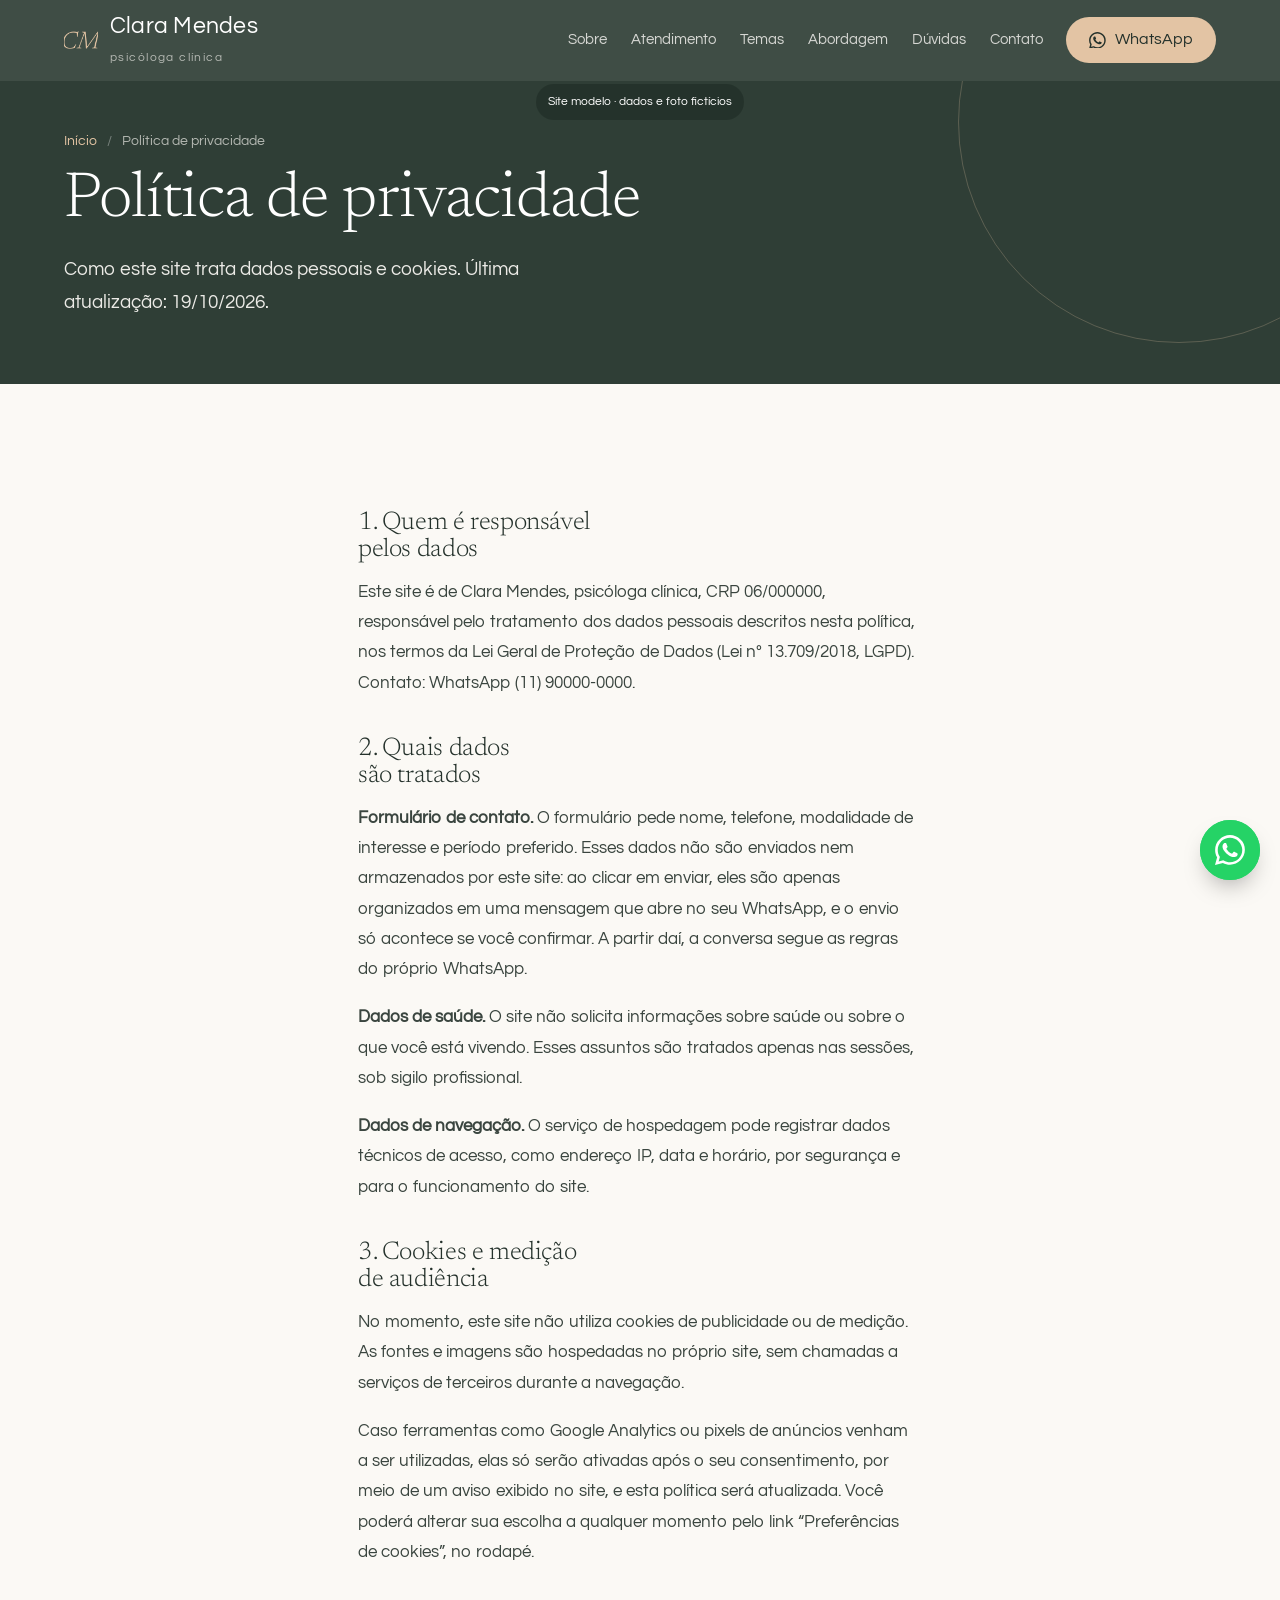
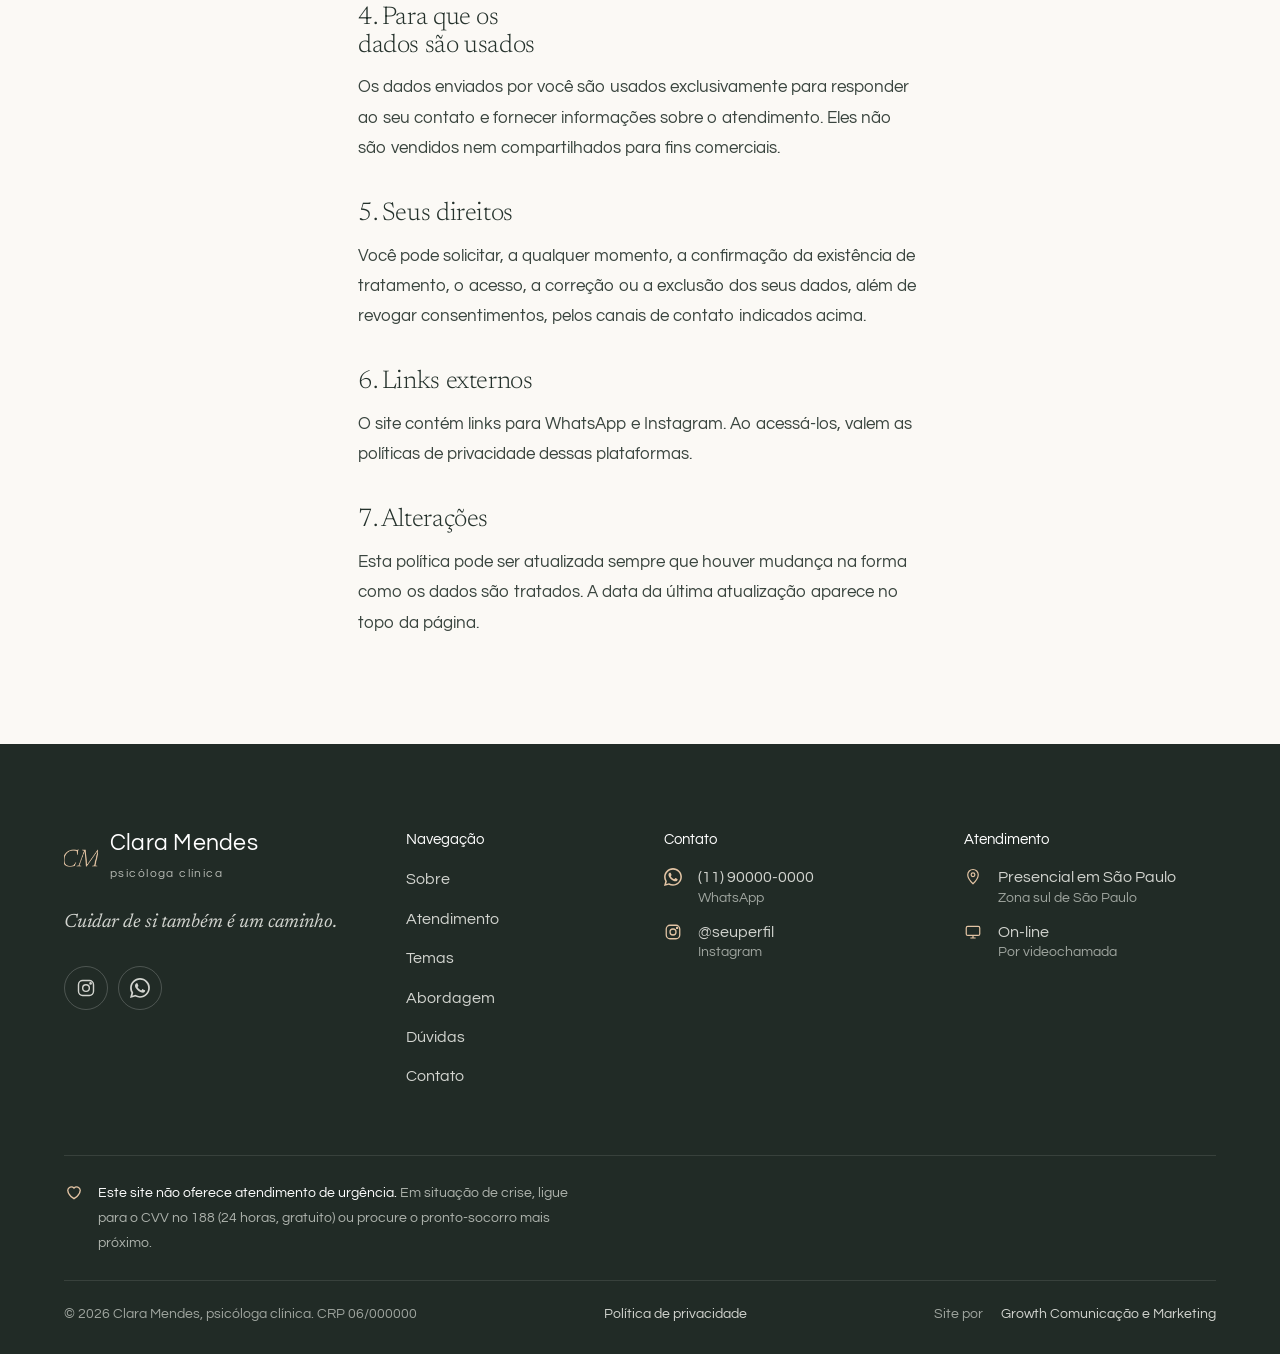
<file: privacidade.html>
<!doctype html>
<html lang="pt-BR">
<head>
<meta charset="utf-8">
<meta name="viewport" content="width=device-width, initial-scale=1">
<title>Política de privacidade | Clara Mendes</title>
<meta name="description" content="Como este site trata dados pessoais, cookies e informações enviadas pelos visitantes.">
<meta name="robots" content="noindex, follow">
<meta name="author" content="Clara Mendes">
<link rel="canonical" href="https://growthcomunica.github.io/site-psicologa-uma-pagina/privacidade.html">
<meta name="theme-color" content="#2F3E36">
<meta property="og:locale" content="pt_BR">
<meta property="og:type" content="website">
<meta property="og:site_name" content="Clara Mendes, Psicóloga clínica">
<meta property="og:title" content="Política de privacidade | Clara Mendes">
<meta property="og:description" content="Como este site trata dados pessoais, cookies e informações enviadas pelos visitantes.">
<meta property="og:url" content="https://growthcomunica.github.io/site-psicologa-uma-pagina/privacidade.html">
<meta property="og:image" content="https://growthcomunica.github.io/site-psicologa-uma-pagina/assets/img/og.jpg">
<meta name="twitter:card" content="summary_large_image">
<meta name="twitter:title" content="Política de privacidade | Clara Mendes">
<meta name="twitter:description" content="Como este site trata dados pessoais, cookies e informações enviadas pelos visitantes.">
<meta name="twitter:image" content="https://growthcomunica.github.io/site-psicologa-uma-pagina/assets/img/og.jpg">
<link rel="icon" href="favicon.ico" sizes="any">
<link rel="icon" type="image/png" sizes="32x32" href="assets/img/favicon-32.png">
<link rel="apple-touch-icon" href="assets/img/apple-touch-icon.png">
<link rel="manifest" href="site.webmanifest">
<link rel="preload" href="assets/fonts/newsreader-latin-300-normal.woff2" as="font" type="font/woff2" crossorigin>
<link rel="preload" href="assets/fonts/questrial-latin-400-normal.woff2" as="font" type="font/woff2" crossorigin>
<link rel="stylesheet" href="assets/css/style.css">
<script>document.documentElement.classList.add('js')</script>
<script src="assets/js/analytics.js"></script>
<script type="application/ld+json">{"@context": "https://schema.org", "@graph": [{"@type": "Person", "@id": "https://growthcomunica.github.io/site-psicologa-uma-pagina/#profissional", "name": "Clara Mendes", "jobTitle": "Psicóloga clínica", "alumniOf": {"@type": "CollegeOrUniversity", "name": "Universidade de São Paulo (USP)"}, "image": "https://growthcomunica.github.io/site-psicologa-uma-pagina/assets/img/retrato.webp", "sameAs": ["https://www.instagram.com/seuperfil"]}, {"@type": "Psychologist", "@id": "https://growthcomunica.github.io/site-psicologa-uma-pagina/#consultorio", "name": "Clara Mendes, Psicóloga clínica", "description": "Psicoterapia de orientação psicanalítica para adultos, on-line e presencial.", "url": "https://growthcomunica.github.io/site-psicologa-uma-pagina/", "telephone": "+5511900000000", "image": "https://growthcomunica.github.io/site-psicologa-uma-pagina/assets/img/og.jpg", "address": {"@type": "PostalAddress", "addressLocality": "São Paulo", "addressRegion": "SP", "addressCountry": "BR"}, "areaServed": [{"@type": "City", "name": "São Paulo"}], "founder": {"@id": "https://growthcomunica.github.io/site-psicologa-uma-pagina/#profissional"}, "sameAs": ["https://www.instagram.com/seuperfil"]}, {"@type": "WebSite", "@id": "https://growthcomunica.github.io/site-psicologa-uma-pagina/#site", "url": "https://growthcomunica.github.io/site-psicologa-uma-pagina/", "name": "Clara Mendes, Psicóloga clínica", "inLanguage": "pt-BR"}, {"@type": "BreadcrumbList", "itemListElement": [{"@type": "ListItem", "position": 1, "name": "Início", "item": "https://growthcomunica.github.io/site-psicologa-uma-pagina/"}, {"@type": "ListItem", "position": 2, "name": "Política de privacidade", "item": "https://growthcomunica.github.io/site-psicologa-uma-pagina/privacidade.html"}]}]}</script>
</head>
<body class="v2">
<a class="skip" href="#conteudo">Pular para o conteúdo</a>
<header class="site-head">
  <div class="wrap head-in">
    <a class="brand" href="index.html"><span class="mono" aria-hidden="true"></span><span><b>Clara Mendes</b><small>psicóloga clínica</small></span></a>
    <button class="menu-btn" aria-label="Abrir menu" aria-expanded="false" aria-controls="nav"><span></span><span></span><span></span></button>
    <nav class="nav" id="nav" aria-label="Principal">
      <a href="index.html#sobre">Sobre</a>
      <a href="index.html#atendimento">Atendimento</a>
      <a href="index.html#temas">Temas</a>
      <a href="index.html#abordagem">Abordagem</a>
      <a href="index.html#duvidas">Dúvidas</a>
      <a href="index.html#contato">Contato</a>
      <a class="btn btn-primary" href="https://wa.me/5511900000000?text=Ol%C3%A1%2C%20Clara%21%20Vim%20pelo%20site%20e%20gostaria%20de%20informa%C3%A7%C3%B5es%20sobre%20o%20atendimento." target="_blank" rel="noopener" data-loc="header"><svg viewBox="0 0 24 24" fill="currentColor" aria-hidden="true"><path d="M17.5 14.4c-.3-.1-1.8-.9-2-1-.3-.1-.5-.1-.7.1-.2.3-.8 1-.9 1.2-.2.2-.3.2-.6.1-.3-.1-1.3-.5-2.4-1.5-.9-.8-1.5-1.8-1.7-2.1-.2-.3 0-.5.1-.6l.4-.5c.2-.2.2-.3.3-.5.1-.2.1-.4 0-.5l-.9-2.2c-.2-.6-.5-.5-.7-.5h-.6c-.2 0-.5.1-.8.4-.3.3-1 1-1 2.5s1.1 2.9 1.2 3.1c.1.2 2.1 3.2 5.1 4.5.7.3 1.3.5 1.7.6.7.2 1.4.2 1.9.1.6-.1 1.8-.7 2-1.4.3-.7.3-1.3.2-1.4-.1-.1-.3-.2-.6-.3zM12 21.8c-1.8 0-3.5-.5-5-1.4l-.4-.2-3.7 1 1-3.6-.2-.4c-1-1.6-1.5-3.3-1.5-5.2C2.2 6.6 6.6 2.2 12 2.2c2.6 0 5.1 1 6.9 2.9 1.8 1.8 2.9 4.3 2.9 6.9 0 5.4-4.4 9.8-9.8 9.8zm8.4-18.2C18.1 1.3 15.2 0 12 0 5.5 0 .1 5.4.1 11.9c0 2.1.5 4.1 1.6 5.9L0 24l6.3-1.7c1.7.9 3.7 1.4 5.7 1.4 6.6 0 11.9-5.4 11.9-11.9 0-3.2-1.2-6.2-3.5-8.2z"/></svg> WhatsApp</a>
    </nav>
  </div>
</header>
<main id="conteudo">
  <section class="b-page-hero"><div class="wrap"><nav aria-label="Você está em"><ol class="crumbs"><li><a href="index.html">Início</a></li><li aria-current="page">Política de privacidade</li></ol></nav><h1>Política de privacidade</h1><p class="b-lede">Como este site trata dados pessoais e cookies. Última atualização: 19/10/2026.</p></div></section>

  <section class="b-sec">
    <div class="wrap b-prose b-prose-page">
      <h2>1. Quem é responsável pelos dados</h2>
      <p>Este site é de Clara Mendes, psicóloga clínica, CRP 06/000000, responsável pelo tratamento dos dados pessoais descritos nesta política, nos termos da Lei Geral de Proteção de Dados (Lei nº 13.709/2018, LGPD). Contato: WhatsApp (11) 90000-0000.</p>

      <h2>2. Quais dados são tratados</h2>
      <p><strong>Formulário de contato.</strong> O formulário pede nome, telefone, modalidade de interesse e período preferido. Esses dados não são enviados nem armazenados por este site: ao clicar em enviar, eles são apenas organizados em uma mensagem que abre no seu WhatsApp, e o envio só acontece se você confirmar. A partir daí, a conversa segue as regras do próprio WhatsApp.</p>
      <p><strong>Dados de saúde.</strong> O site não solicita informações sobre saúde ou sobre o que você está vivendo. Esses assuntos são tratados apenas nas sessões, sob sigilo profissional.</p>
      <p><strong>Dados de navegação.</strong> O serviço de hospedagem pode registrar dados técnicos de acesso, como endereço IP, data e horário, por segurança e para o funcionamento do site.</p>

      <h2>3. Cookies e medição de audiência</h2>
      <p>No momento, este site não utiliza cookies de publicidade ou de medição. As fontes e imagens são hospedadas no próprio site, sem chamadas a serviços de terceiros durante a navegação.</p>
      <p>Caso ferramentas como Google Analytics ou pixels de anúncios venham a ser utilizadas, elas só serão ativadas após o seu consentimento, por meio de um aviso exibido no site, e esta política será atualizada. Você poderá alterar sua escolha a qualquer momento pelo link “Preferências de cookies”, no rodapé.</p>

      <h2>4. Para que os dados são usados</h2>
      <p>Os dados enviados por você são usados exclusivamente para responder ao seu contato e fornecer informações sobre o atendimento. Eles não são vendidos nem compartilhados para fins comerciais.</p>

      <h2>5. Seus direitos</h2>
      <p>Você pode solicitar, a qualquer momento, a confirmação da existência de tratamento, o acesso, a correção ou a exclusão dos seus dados, além de revogar consentimentos, pelos canais de contato indicados acima.</p>

      <h2>6. Links externos</h2>
      <p>O site contém links para WhatsApp e Instagram. Ao acessá-los, valem as políticas de privacidade dessas plataformas.</p>

      <h2>7. Alterações</h2>
      <p>Esta política pode ser atualizada sempre que houver mudança na forma como os dados são tratados. A data da última atualização aparece no topo da página.</p>
    </div>
  </section>

</main>
<footer class="site-foot">
  <div class="wrap">
    <div class="foot-grid">
      <div class="foot-brand">
        <a class="brand" href="index.html"><span class="mono" aria-hidden="true"></span><span><b>Clara Mendes</b><small>psicóloga clínica</small></span></a>
        <p>Cuidar de si também é um caminho.</p>
        <div class="social">
          <a href="https://www.instagram.com/seuperfil" target="_blank" rel="noopener" aria-label="Instagram @seuperfil"><svg viewBox="0 0 24 24" fill="none" stroke="currentColor" stroke-width="1.7" aria-hidden="true"><rect x="3" y="3" width="18" height="18" rx="5"/><circle cx="12" cy="12" r="4"/><circle cx="17.5" cy="6.5" r=".8" fill="currentColor"/></svg></a>
          <a href="https://wa.me/5511900000000?text=Ol%C3%A1%2C%20Clara%21%20Vim%20pelo%20site%20e%20gostaria%20de%20informa%C3%A7%C3%B5es%20sobre%20o%20atendimento." target="_blank" rel="noopener" aria-label="WhatsApp" data-loc="footer"><svg viewBox="0 0 24 24" fill="currentColor" aria-hidden="true"><path d="M17.5 14.4c-.3-.1-1.8-.9-2-1-.3-.1-.5-.1-.7.1-.2.3-.8 1-.9 1.2-.2.2-.3.2-.6.1-.3-.1-1.3-.5-2.4-1.5-.9-.8-1.5-1.8-1.7-2.1-.2-.3 0-.5.1-.6l.4-.5c.2-.2.2-.3.3-.5.1-.2.1-.4 0-.5l-.9-2.2c-.2-.6-.5-.5-.7-.5h-.6c-.2 0-.5.1-.8.4-.3.3-1 1-1 2.5s1.1 2.9 1.2 3.1c.1.2 2.1 3.2 5.1 4.5.7.3 1.3.5 1.7.6.7.2 1.4.2 1.9.1.6-.1 1.8-.7 2-1.4.3-.7.3-1.3.2-1.4-.1-.1-.3-.2-.6-.3zM12 21.8c-1.8 0-3.5-.5-5-1.4l-.4-.2-3.7 1 1-3.6-.2-.4c-1-1.6-1.5-3.3-1.5-5.2C2.2 6.6 6.6 2.2 12 2.2c2.6 0 5.1 1 6.9 2.9 1.8 1.8 2.9 4.3 2.9 6.9 0 5.4-4.4 9.8-9.8 9.8zm8.4-18.2C18.1 1.3 15.2 0 12 0 5.5 0 .1 5.4.1 11.9c0 2.1.5 4.1 1.6 5.9L0 24l6.3-1.7c1.7.9 3.7 1.4 5.7 1.4 6.6 0 11.9-5.4 11.9-11.9 0-3.2-1.2-6.2-3.5-8.2z"/></svg></a>
        </div>
      </div>
      <div><h2 class="foot-h">Navegação</h2><ul><li><a href="index.html#sobre">Sobre</a></li><li><a href="index.html#atendimento">Atendimento</a></li><li><a href="index.html#temas">Temas</a></li><li><a href="index.html#abordagem">Abordagem</a></li><li><a href="index.html#duvidas">Dúvidas</a></li><li><a href="index.html#contato">Contato</a></li></ul></div>
      <div>
        <h2 class="foot-h">Contato</h2>
        <ul class="foot-contact">
          <li><svg viewBox="0 0 24 24" fill="currentColor" aria-hidden="true"><path d="M17.5 14.4c-.3-.1-1.8-.9-2-1-.3-.1-.5-.1-.7.1-.2.3-.8 1-.9 1.2-.2.2-.3.2-.6.1-.3-.1-1.3-.5-2.4-1.5-.9-.8-1.5-1.8-1.7-2.1-.2-.3 0-.5.1-.6l.4-.5c.2-.2.2-.3.3-.5.1-.2.1-.4 0-.5l-.9-2.2c-.2-.6-.5-.5-.7-.5h-.6c-.2 0-.5.1-.8.4-.3.3-1 1-1 2.5s1.1 2.9 1.2 3.1c.1.2 2.1 3.2 5.1 4.5.7.3 1.3.5 1.7.6.7.2 1.4.2 1.9.1.6-.1 1.8-.7 2-1.4.3-.7.3-1.3.2-1.4-.1-.1-.3-.2-.6-.3zM12 21.8c-1.8 0-3.5-.5-5-1.4l-.4-.2-3.7 1 1-3.6-.2-.4c-1-1.6-1.5-3.3-1.5-5.2C2.2 6.6 6.6 2.2 12 2.2c2.6 0 5.1 1 6.9 2.9 1.8 1.8 2.9 4.3 2.9 6.9 0 5.4-4.4 9.8-9.8 9.8zm8.4-18.2C18.1 1.3 15.2 0 12 0 5.5 0 .1 5.4.1 11.9c0 2.1.5 4.1 1.6 5.9L0 24l6.3-1.7c1.7.9 3.7 1.4 5.7 1.4 6.6 0 11.9-5.4 11.9-11.9 0-3.2-1.2-6.2-3.5-8.2z"/></svg><a href="https://wa.me/5511900000000?text=Ol%C3%A1%2C%20Clara%21%20Vim%20pelo%20site%20e%20gostaria%20de%20informa%C3%A7%C3%B5es%20sobre%20o%20atendimento." target="_blank" rel="noopener" data-loc="footer">(11) 90000-0000<small>WhatsApp</small></a></li>
          <li><svg viewBox="0 0 24 24" fill="none" stroke="currentColor" stroke-width="1.7" aria-hidden="true"><rect x="3" y="3" width="18" height="18" rx="5"/><circle cx="12" cy="12" r="4"/><circle cx="17.5" cy="6.5" r=".8" fill="currentColor"/></svg><a href="https://www.instagram.com/seuperfil" target="_blank" rel="noopener">@seuperfil<small>Instagram</small></a></li>
          
        </ul>
      </div>
      <div>
        <h2 class="foot-h">Atendimento</h2>
        <ul class="foot-contact">
          <li><svg viewBox="0 0 24 24" fill="none" stroke="currentColor" stroke-width="1.6" aria-hidden="true"><path d="M12 21s7-6.6 7-12a7 7 0 0 0-14 0c0 5.4 7 12 7 12z"/><circle cx="12" cy="9" r="2.5"/></svg><span>Presencial em São Paulo<small>Zona sul de São Paulo</small></span></li>
          <li><svg viewBox="0 0 24 24" fill="none" stroke="currentColor" stroke-width="1.6" aria-hidden="true"><rect x="3" y="4.5" width="18" height="12" rx="2"/><path d="M8.5 20h7M12 16.5V20"/></svg><span>On-line<small>Por videochamada</small></span></li>
        </ul>
      </div>
    </div>
    <div class="foot-alert"><svg viewBox="0 0 24 24" fill="none" stroke="currentColor" stroke-width="1.6" aria-hidden="true"><path d="M12 20s-7.5-4.6-7.5-10A4.3 4.3 0 0 1 12 7.4 4.3 4.3 0 0 1 19.5 10c0 5.4-7.5 10-7.5 10z"/></svg><p><strong>Este site não oferece atendimento de urgência.</strong> Em situação de crise, ligue para o CVV no 188 (24 horas, gratuito) ou procure o pronto-socorro mais próximo.</p></div>
    <div class="foot-bottom">
      <span>© 2026 Clara Mendes, psicóloga clínica. CRP 06/000000</span>
      <span><a href="privacidade.html">Política de privacidade</a><button type="button" class="cc-open" hidden>Preferências de cookies</button></span>
      <span>Site por <a href="https://growthcomunicacao.com.br" target="_blank" rel="noopener">Growth Comunicação e Marketing</a></span>
    </div>
  </div>
</footer>
<button class="to-top" aria-label="Voltar ao topo"><svg viewBox="0 0 24 24" fill="none" stroke="currentColor" stroke-width="1.8" aria-hidden="true"><path d="M12 19V5M6 11l6-6 6 6"/></svg></button>
<a class="wa-float" href="https://wa.me/5511900000000?text=Ol%C3%A1%2C%20Clara%21%20Vim%20pelo%20site%20e%20gostaria%20de%20informa%C3%A7%C3%B5es%20sobre%20o%20atendimento." target="_blank" rel="noopener" aria-label="Conversar pelo WhatsApp" data-loc="flutuante"><svg viewBox="0 0 24 24" fill="currentColor" aria-hidden="true"><path d="M17.5 14.4c-.3-.1-1.8-.9-2-1-.3-.1-.5-.1-.7.1-.2.3-.8 1-.9 1.2-.2.2-.3.2-.6.1-.3-.1-1.3-.5-2.4-1.5-.9-.8-1.5-1.8-1.7-2.1-.2-.3 0-.5.1-.6l.4-.5c.2-.2.2-.3.3-.5.1-.2.1-.4 0-.5l-.9-2.2c-.2-.6-.5-.5-.7-.5h-.6c-.2 0-.5.1-.8.4-.3.3-1 1-1 2.5s1.1 2.9 1.2 3.1c.1.2 2.1 3.2 5.1 4.5.7.3 1.3.5 1.7.6.7.2 1.4.2 1.9.1.6-.1 1.8-.7 2-1.4.3-.7.3-1.3.2-1.4-.1-.1-.3-.2-.6-.3zM12 21.8c-1.8 0-3.5-.5-5-1.4l-.4-.2-3.7 1 1-3.6-.2-.4c-1-1.6-1.5-3.3-1.5-5.2C2.2 6.6 6.6 2.2 12 2.2c2.6 0 5.1 1 6.9 2.9 1.8 1.8 2.9 4.3 2.9 6.9 0 5.4-4.4 9.8-9.8 9.8zm8.4-18.2C18.1 1.3 15.2 0 12 0 5.5 0 .1 5.4.1 11.9c0 2.1.5 4.1 1.6 5.9L0 24l6.3-1.7c1.7.9 3.7 1.4 5.7 1.4 6.6 0 11.9-5.4 11.9-11.9 0-3.2-1.2-6.2-3.5-8.2z"/></svg></a>
<div class="demo-badge" role="note">Site modelo · dados e foto fictícios</div>
<script src="assets/js/main.js" defer></script>
</body>
</html>
</file>
<file: assets/css/style.css>
@font-face{font-family:"Newsreader";src:url(../fonts/newsreader-latin-300-normal.woff2) format("woff2");font-weight:300;font-style:normal;font-display:swap}
@font-face{font-family:"Newsreader";src:url(../fonts/newsreader-latin-400-normal.woff2) format("woff2");font-weight:400;font-style:normal;font-display:swap}
@font-face{font-family:"Newsreader";src:url(../fonts/newsreader-latin-300-italic.woff2) format("woff2");font-weight:300;font-style:italic;font-display:swap}
@font-face{font-family:"Newsreader";src:url(../fonts/newsreader-latin-400-italic.woff2) format("woff2");font-weight:400;font-style:italic;font-display:swap}
@font-face{font-family:"Questrial";src:url(../fonts/questrial-latin-400-normal.woff2) format("woff2");font-weight:400;font-style:normal;font-display:swap}
:root{--mono:url([data-uri])}
:root{
  --paper:#FBF9F5;
  --blush-soft:#F4ECE2;
  --blush:#E3C4A4;
  --blush-deep:#D1B497;
  --peach:#EDD9C4;
  --sand:#BDA78C;
  --aqua:#E2EBE4;
  --aqua-mid:#BDCCC2;
  --teal:#4E6E5D;
  --teal-deep:#3A5246;
  --ink:#24312B;
  --ink-soft:#646D68;
  --line:#DFD9D0;
  --sans:"Questrial",system-ui,sans-serif;
  --serif:"Newsreader",Georgia,serif;
  --wrap:1200px;
  --ease:cubic-bezier(.2,.7,.2,1);
}
*{box-sizing:border-box;margin:0;padding:0}
html{scroll-behavior:smooth}
body{background:var(--paper);color:var(--ink);font-family:var(--serif);font-size:1.15rem;line-height:1.7;-webkit-font-smoothing:antialiased;overflow-x:hidden}
img{display:block;max-width:100%}
a{color:inherit}
button,input,textarea,select{font:inherit;color:inherit}
:focus-visible{outline:2px solid var(--teal);outline-offset:3px;border-radius:6px}
.skip{position:absolute;left:16px;top:-60px;background:var(--teal);color:#fff;padding:10px 16px;border-radius:8px;z-index:100;font-family:var(--sans);text-decoration:none}
.skip:focus{top:12px}
.wrap{max-width:var(--wrap);margin:0 auto;padding:0 24px}
h1,h2,h3{font-family:var(--sans);font-weight:400;line-height:1.08;letter-spacing:-.02em;color:var(--ink)}
h2{font-size:clamp(2rem,4.2vw,3.1rem);max-width:18ch}
h3{font-size:1.3rem;letter-spacing:-.01em;line-height:1.25}
h1,h2,h3{text-wrap:balance}
p{max-width:62ch}
.mono{display:inline-block;background:currentColor;-webkit-mask:var(--mono) center/contain no-repeat;mask:var(--mono) center/contain no-repeat}

/* buttons */
.btn{display:inline-flex;align-items:center;justify-content:center;gap:.6em;font-family:var(--sans);font-size:1rem;line-height:1.2;text-decoration:none;padding:1em 1.6em;border-radius:999px;border:1px solid transparent;cursor:pointer;transition:background .25s,color .25s,border-color .25s,transform .25s var(--ease),box-shadow .25s}
.btn:hover{transform:translateY(-2px)}
.btn:active{transform:translateY(0)}
.btn svg{width:1.15em;height:1.15em;flex:none}
.btn-primary{background:var(--teal);color:#fff}
.btn-primary:hover{background:var(--teal-deep);box-shadow:0 10px 22px -12px rgba(78,110,93,.8)}
.btn-ghost{border-color:currentColor;color:var(--teal)}
.btn-ghost:hover{background:var(--teal);color:#fff;border-color:var(--teal)}
.btn-light{background:#fff;color:var(--teal-deep)}
.btn-light:hover{background:var(--blush-soft)}
.btn-outline-light{border-color:rgba(255,255,255,.5);color:#fff}
.btn-outline-light:hover{background:rgba(255,255,255,.12)}
.btn-blush{background:var(--blush);color:var(--ink)}
.btn-blush:hover{background:var(--peach)}

/* header */
.site-head{position:sticky;top:0;z-index:40;background:rgba(251,249,245,.86);backdrop-filter:blur(12px);-webkit-backdrop-filter:blur(12px);border-bottom:1px solid transparent;transition:border-color .3s,background .3s}
.site-head.scrolled{border-color:var(--line);background:rgba(251,249,245,.95)}
.head-in{display:flex;align-items:center;justify-content:space-between;height:80px;gap:24px;transition:height .3s var(--ease)}
.site-head.scrolled .head-in{height:66px}
.brand{display:flex;align-items:center;gap:12px;text-decoration:none}
.brand .mono{width:34px;height:36px;color:var(--blush-deep)}
.brand b{font-family:var(--sans);font-weight:400;font-size:1.45rem;color:var(--teal);letter-spacing:.01em;line-height:1}
.brand small{display:block;font-family:var(--sans);font-size:.74rem;letter-spacing:.12em;color:var(--ink-soft);margin-top:4px}
.nav{display:flex;align-items:center;gap:6px;font-family:var(--sans);font-size:.98rem}
.nav a:not(.btn){text-decoration:none;color:var(--ink-soft);padding:8px 14px;border-radius:999px;transition:color .2s,background .2s}
.nav a:not(.btn):hover{color:var(--teal);background:var(--blush-soft)}
.nav a.active{color:var(--teal);background:var(--aqua)}
.nav .btn{margin-left:10px;padding:.75em 1.35em}
.menu-btn{display:none;background:none;border:0;width:44px;height:44px;cursor:pointer;color:var(--ink)}
.menu-btn span{display:block;width:22px;height:1.5px;background:currentColor;margin:5px auto;transition:transform .25s,opacity .25s}

/* ============ HERO (stage) ============ */
.hero{padding:20px 0 0}
.stage{position:relative;border-radius:40px;overflow:hidden;min-height:600px;background:
  radial-gradient(120% 90% at 100% 100%,var(--peach) 0%,rgba(243,205,191,0) 60%),
  linear-gradient(135deg,var(--aqua) 0%,#EEF2EC 45%,var(--blush-soft) 100%);
  display:grid;grid-template-columns:1.05fr .95fr;isolation:isolate}
.stage::before{content:"";position:absolute;width:560px;height:560px;right:4%;bottom:-140px;border-radius:50%;background:radial-gradient(circle,rgba(255,255,255,.75),rgba(255,255,255,0) 68%);z-index:-1}
.bigword{position:absolute;right:-1%;bottom:-.18em;font-family:var(--serif);font-style:italic;font-weight:300;font-size:clamp(7rem,19vw,17rem);line-height:1;letter-spacing:-.04em;color:rgba(255,255,255,.7);z-index:-1;user-select:none;white-space:nowrap}
.stage-copy{padding:64px 0 64px 64px;align-self:center;position:relative;z-index:2}
.stage-copy h1{font-size:clamp(2.4rem,4.3vw,3.75rem);margin-bottom:24px}
.stage-copy h1 .line{display:block;overflow:hidden;padding-bottom:.06em}
.stage-copy h1 .line>span{display:block}
.lede{font-size:1.22rem;color:var(--ink-soft);margin-bottom:34px;max-width:42ch}
.hero-cta{display:flex;flex-wrap:wrap;gap:12px}
.stage-figure{position:relative;align-self:end;justify-self:center;width:100%;max-width:540px;display:flex;align-items:flex-end;margin-top:40px}
.cutout{width:100%;height:auto;position:relative;z-index:1}
.chip{position:absolute;z-index:3;background:rgba(251,249,245,.92);backdrop-filter:blur(6px);-webkit-backdrop-filter:blur(6px);border-radius:16px;padding:12px 16px;font-family:var(--sans);font-size:.9rem;line-height:1.3;box-shadow:0 14px 30px -16px rgba(36,49,43,.4);display:flex;gap:12px;align-items:center}
.chip small{display:block;color:var(--ink-soft);font-size:.78rem}
.chip .dot{width:10px;height:10px;border-radius:50%;background:#3BB273;box-shadow:0 0 0 4px rgba(59,178,115,.18);flex:none}
.chip svg{width:22px;height:22px;color:var(--teal);flex:none}
.chip-a{left:-6%;top:60%}
.chip-b{right:2%;top:16%}
.chip-c{right:4%;bottom:16%}

/* marquee */
.marquee{overflow:hidden;padding:26px 0;border-bottom:1px solid var(--line);-webkit-mask:linear-gradient(90deg,transparent,#000 8%,#000 92%,transparent);mask:linear-gradient(90deg,transparent,#000 8%,#000 92%,transparent)}
.marquee-track{display:flex;width:max-content;gap:40px;animation:marquee 38s linear infinite}
.marquee:hover .marquee-track{animation-play-state:paused}
.marquee span{font-family:var(--sans);font-size:1.25rem;color:var(--ink-soft);display:flex;align-items:center;gap:40px;white-space:nowrap}
.marquee span::after{content:"";width:22px;height:23px;background:var(--blush-deep);-webkit-mask:var(--mono) center/contain no-repeat;mask:var(--mono) center/contain no-repeat}
@keyframes marquee{to{transform:translateX(-50%)}}

/* manifesto */
.manifesto{background:var(--teal);color:var(--aqua);padding:72px 0;position:relative;overflow:hidden}
.manifesto blockquote{font-family:var(--serif);font-style:italic;font-weight:300;font-size:clamp(1.6rem,3.2vw,2.5rem);line-height:1.35;color:#fff;text-align:justify;text-align-last:left;hyphens:auto;-webkit-hyphens:auto}
.manifesto p{margin-top:24px;font-family:var(--sans);font-size:1rem;color:var(--aqua)}
.manifesto-in{display:grid;grid-template-columns:auto 1fr;gap:48px;align-items:start}
.manifesto .mono{width:70px;height:74px;color:var(--blush);margin-top:10px}

/* sections */
section{scroll-margin-top:80px}
.sec{padding:80px 0}
.sec-head{display:grid;grid-template-columns:1fr 1fr;gap:56px;align-items:end;margin-bottom:48px}
.sec-head p{color:var(--ink-soft)}

/* sobre */
.about-grid{display:grid;grid-template-columns:.9fr 1.1fr;gap:80px;align-items:center}
.about-photos{position:relative;padding-bottom:70px}
.about-photos .p1{border-radius:28px;overflow:hidden;width:82%;aspect-ratio:4/5}
.about-photos .p1 img{width:100%;height:100%;object-fit:cover}
.about-photos .p2{position:absolute;right:0;bottom:0;width:46%;border-radius:50%;overflow:hidden;border:8px solid var(--paper);aspect-ratio:1}
.about-photos .p2 img{width:100%;height:100%;object-fit:cover}
.about-photos figcaption{font-family:var(--sans);font-size:.85rem;color:var(--ink-soft);margin-top:12px}
.about-text h2{margin-bottom:28px}
.about-text p+p{margin-top:18px}
.facts{margin-top:40px;border-top:1px solid var(--line)}
.facts div{display:grid;grid-template-columns:170px 1fr;gap:20px;padding:18px 0;border-bottom:1px solid var(--line)}
.facts dt{font-family:var(--sans);font-size:.95rem;color:var(--teal)}
.facts dd{font-size:1.05rem}

/* atendimento */
.care{background:var(--blush-soft)}
.modes{display:grid;grid-template-columns:1fr 1fr;gap:28px;margin-bottom:80px}
.mode{background:var(--paper);border-radius:30px;overflow:hidden;display:flex;flex-direction:column;transition:transform .4s var(--ease),box-shadow .4s}
.mode:hover{transform:translateY(-4px);box-shadow:0 26px 50px -30px rgba(36,49,43,.45)}
.mode-img{aspect-ratio:16/10;overflow:hidden}
.mode-img img{width:100%;height:100%;object-fit:cover;transition:transform 1.2s var(--ease)}
.mode:hover .mode-img img{transform:scale(1.04)}
.mode-body{padding:36px 40px 40px;display:flex;flex-direction:column;flex:1}
.mode-tag{display:inline-flex;align-items:center;gap:8px;font-family:var(--sans);font-size:.88rem;color:var(--teal);margin-bottom:14px}
.mode-tag svg{width:20px;height:20px}
.mode h3{font-size:1.75rem;margin-bottom:12px}
.mode p{color:var(--ink-soft)}
.mode ul{list-style:none;margin:20px 0 30px;display:grid;gap:8px;font-size:1.02rem}
.mode li{display:flex;gap:10px;align-items:baseline}
.mode li::before{content:"";width:6px;height:6px;border-radius:50%;background:var(--blush-deep);flex:none;transform:translateY(-2px)}
.mode .btn{margin-top:auto;align-self:flex-start}
.mode.alt{background:var(--teal)}
.mode.alt h3{color:#fff}
.mode.alt p,.mode.alt li{color:var(--aqua)}
.mode.alt .mode-tag{color:var(--blush)}

.themes-head{text-align:center;max-width:680px;margin:0 auto 48px}
.themes-head h3{font-size:clamp(1.8rem,3vw,2.4rem);line-height:1.12;margin-bottom:14px}
.themes-head p{color:var(--ink-soft);margin:0 auto}
.themes-wrap{display:grid;grid-template-columns:.85fr 1.15fr;gap:72px;align-items:center}
.themes-visual{position:relative;display:flex;flex-direction:column}
.themes-visual .frame{border-radius:200px 200px 30px 30px;overflow:hidden;aspect-ratio:4/5;position:relative;background:var(--sand)}
.theme-video{position:absolute;inset:0;width:100%;height:100%;object-fit:cover;display:block}
.theme-cta{margin-top:24px;align-self:flex-start}
.themes-visual blockquote{margin-top:-64px;margin-left:28px;margin-right:-20px;position:relative;background:var(--paper);border-radius:22px;padding:22px 26px;font-style:italic;font-size:1.15rem;line-height:1.45;color:var(--teal-deep);box-shadow:0 18px 40px -24px rgba(36,49,43,.45)}
.themes-copy h3{font-size:clamp(1.8rem,3vw,2.4rem);line-height:1.12;max-width:16ch}
.themes-copy > p{color:var(--ink-soft);margin:18px 0 28px}
.themes{list-style:none}
.themes li{padding:24px 0;border-top:1px solid #D5D0C7;display:grid;grid-template-columns:48px 1fr;gap:18px;align-items:start}
.themes li:last-child{border-bottom:1px solid #D5D0C7}
.themes .ic{width:48px;height:48px;border-radius:50%;background:var(--paper);display:grid;place-items:center;color:var(--teal)}
.themes .ic svg{width:22px;height:22px}
.themes b{display:block;font-family:var(--sans);font-weight:400;font-size:1.22rem;color:var(--ink)}
.themes span{display:block;color:var(--ink-soft);font-size:1.04rem;margin-top:4px}

.reviews{background:var(--blush-soft)}
.reviews-head{text-align:center;max-width:720px;margin:0 auto 44px}
.reviews-head h2{margin:0 auto 16px;max-width:none}
.sample-note{display:inline-flex;gap:10px;align-items:flex-start;text-align:left;font-family:var(--sans);font-size:.9rem;color:#8A5A2B;background:#FCEFD9;border:1px dashed #E3B77A;border-radius:12px;padding:10px 14px;max-width:none}
.sample-note svg{width:18px;height:18px;flex:none;margin-top:2px}
.reviews-track{display:grid;grid-template-columns:repeat(4,1fr);gap:20px}
.review{position:relative;background:#fff;border:1px solid var(--line);border-radius:26px;padding:30px 26px 26px;display:flex;flex-direction:column;gap:18px;transition:transform .35s var(--ease),box-shadow .35s}
.review:hover{transform:translateY(-4px);box-shadow:0 22px 40px -28px rgba(36,49,43,.45)}
.review .sample{position:absolute;top:16px;right:16px;font-family:var(--sans);font-size:.72rem;color:#8A5A2B;background:#FCEFD9;border-radius:999px;padding:3px 10px}
.stars{color:#D1B497;letter-spacing:3px;font-size:1.05rem}
.review blockquote{font-style:italic;font-size:1.08rem;line-height:1.55;color:var(--ink);flex:1}
.review figcaption{display:flex;gap:12px;align-items:center;font-family:var(--sans);font-size:.98rem}
.review small{display:block;color:var(--ink-soft);font-size:.82rem}
.review .av{width:42px;height:42px;border-radius:50%;background:var(--aqua);color:var(--teal);display:grid;place-items:center;font-size:1.05rem;flex:none}
.reviews-foot{display:flex;flex-wrap:wrap;justify-content:center;align-items:center;gap:14px 24px;margin-top:40px;text-align:center}
.reviews-foot p{color:var(--ink-soft);font-size:1.05rem;max-width:none}

/* processo */
.steps{list-style:none;display:grid;grid-template-columns:repeat(3,1fr);gap:40px;counter-reset:s}
.steps li{counter-increment:s;position:relative;padding-top:72px}
.steps li::before{content:counter(s);position:absolute;top:0;left:0;width:52px;height:52px;border-radius:50%;border:1px solid var(--teal);color:var(--teal);font-family:var(--sans);display:grid;place-items:center;font-size:1.1rem;background:var(--paper);z-index:1}
.steps li::after{content:"";position:absolute;top:26px;left:52px;right:-40px;height:1px;background:var(--teal);opacity:.35;transform-origin:left;transform:scaleX(var(--p,0));transition:transform 1.2s var(--ease) .3s}
.steps.in li::after{--p:1}
.steps li:last-child::after{display:none}
.steps h3{margin-bottom:10px}
.steps p{color:var(--ink-soft);font-size:1.05rem}

/* abordagem */
.approach{background:var(--aqua)}
.approach-grid{display:grid;grid-template-columns:1.1fr .9fr;gap:80px;align-items:center}
.approach-grid h2{margin-bottom:28px}
.approach-grid p+p{margin-top:18px}
.quote{margin-top:40px;padding-left:24px;border-left:2px solid var(--teal);font-style:italic;font-size:1.3rem;color:var(--teal-deep)}
.quote cite{display:block;font-style:normal;font-family:var(--sans);font-size:.9rem;color:var(--ink-soft);margin-top:8px}
.mosaic{display:grid;grid-template-columns:1fr 1fr;grid-template-rows:240px 240px;gap:16px}
.mosaic figure{border-radius:24px;overflow:hidden;position:relative}
.mosaic figure:first-child{grid-row:span 2}
.mosaic img{width:100%;height:100%;object-fit:cover}
.mosaic figcaption{position:absolute;left:12px;bottom:12px;background:rgba(251,249,245,.92);font-family:var(--sans);font-size:.8rem;padding:6px 12px;border-radius:999px}
.mosaic .note{background:var(--teal);color:#fff;border-radius:24px;padding:26px;display:flex;flex-direction:column;justify-content:space-between}
.mosaic .note .mono{width:40px;height:42px;color:var(--blush)}
.mosaic .note p{font-style:italic;font-size:1.35rem;line-height:1.3}

/* faq */
.faq-grid{display:grid;grid-template-columns:.8fr 1.2fr;gap:56px}
.faq-grid > div:first-child p{color:var(--ink-soft);margin-top:20px}
.faq-grid > div:first-child a{color:var(--teal)}
details{border-top:1px solid var(--line)}
details:last-child{border-bottom:1px solid var(--line)}
summary{list-style:none;cursor:pointer;padding:24px 48px 24px 0;font-family:var(--sans);font-size:1.2rem;position:relative;transition:color .2s}
summary:hover{color:var(--teal)}
summary::-webkit-details-marker{display:none}
summary::after{content:"";position:absolute;right:6px;top:50%;width:28px;height:28px;margin-top:-14px;border-radius:50%;background:var(--blush-soft) center/12px no-repeat url("data:image/svg+xml,%3Csvg xmlns='http://www.w3.org/2000/svg' viewBox='0 0 12 12'%3E%3Cpath d='M6 1v10M1 6h10' stroke='%230F7470' stroke-width='1.5' fill='none'/%3E%3C/svg%3E");transition:transform .3s var(--ease),background-color .3s}
details[open] summary::after{transform:rotate(45deg);background-color:var(--aqua)}
.faq-body{overflow:hidden}
.faq-body p{padding:0 0 26px;color:var(--ink-soft)}

/* CTA band */
.cta-band{padding:80px 0}
.cta-card{background:var(--teal-deep);color:#fff;border-radius:40px;padding:80px 64px;display:grid;grid-template-columns:1.2fr .8fr;gap:48px;align-items:center;position:relative;overflow:hidden}
.cta-card h2{color:#fff;max-width:16ch;margin-bottom:20px}
.cta-card p{color:var(--aqua)}
.cta-card svg.draw{position:absolute;right:-20px;bottom:-60px;width:300px;height:310px;color:rgba(227,196,164,.28)}
.cta-actions{display:flex;flex-direction:column;gap:14px;position:relative;z-index:1}
.cta-actions small{font-family:var(--sans);font-size:.85rem;color:var(--aqua);text-align:center;margin-top:4px}

/* line drawing */
svg.draw path,svg.draw circle{fill:none;stroke:currentColor;stroke-width:1.4;stroke-linecap:round;stroke-dasharray:var(--len);stroke-dashoffset:var(--len)}
svg.draw.in path,svg.draw.in circle{animation:draw 2.6s var(--ease) forwards}
svg.draw.in path+path{animation-delay:.3s}
svg.draw.in circle{animation-delay:.6s}
@keyframes draw{to{stroke-dashoffset:0}}

/* footer */
.site-foot{background:#1F2823;color:#D2D4CF;padding:88px 0 0;font-family:var(--sans);font-size:.98rem}
.foot-grid{display:grid;grid-template-columns:1.4fr 1fr 1.2fr 1.2fr;gap:48px;padding-bottom:64px}
.foot-brand .brand b{color:#fff}
.foot-brand .brand small{color:#ADB2AC}
.foot-brand p{margin:22px 0 26px;font-family:var(--serif);font-style:italic;font-size:1.2rem;color:var(--blush);max-width:28ch}
.social{display:flex;gap:10px}
.social a{width:44px;height:44px;border-radius:50%;border:1px solid rgba(255,255,255,.2);display:grid;place-items:center;color:#fff;transition:background .25s,border-color .25s,transform .25s var(--ease)}
.social a:hover{background:var(--teal);border-color:var(--teal);transform:translateY(-3px)}
.social svg{width:20px;height:20px}
.site-foot h4{font-weight:400;font-size:.95rem;color:#fff;margin-bottom:18px}
.site-foot ul{list-style:none;display:grid;gap:12px}
.site-foot a{text-decoration:none;color:#D2D4CF;transition:color .2s}
.site-foot a:hover{color:#fff}
.foot-contact li{display:grid;grid-template-columns:22px 1fr;gap:12px;align-items:start;line-height:1.45}
.foot-contact svg{width:18px;height:18px;color:var(--blush);margin-top:2px}
.foot-contact small{display:block;color:#9FA59F;font-size:.85rem}
.foot-alert{border-top:1px solid rgba(255,255,255,.1);padding:24px 0;font-size:.9rem;color:#ADB2AC;display:flex;gap:14px;align-items:flex-start}
.foot-alert svg{width:20px;height:20px;color:var(--blush);flex:none;margin-top:2px}
.foot-alert strong{color:#fff;font-weight:400}
.foot-bottom{border-top:1px solid rgba(255,255,255,.1);padding:22px 0 28px;display:flex;flex-wrap:wrap;justify-content:space-between;gap:12px;font-size:.85rem;color:#9FA59F}
.foot-bottom a{color:#D2D4CF}

/* floating */
.wa-float{position:fixed;right:20px;bottom:20px;z-index:50;width:60px;height:60px;border-radius:50%;background:#25D366;color:#fff;display:grid;place-items:center;box-shadow:0 12px 26px -10px rgba(0,0,0,.4);transition:transform .25s var(--ease)}
.wa-float:hover{transform:scale(1.07)}
.wa-float svg{width:30px;height:30px}
.wa-float::before{content:"";position:absolute;inset:0;border-radius:50%;border:2px solid #25D366;animation:ping 2.8s var(--ease) infinite}
@keyframes ping{0%{transform:scale(1);opacity:.7}70%,100%{transform:scale(1.55);opacity:0}}
.to-top{position:fixed;right:28px;bottom:94px;z-index:50;width:44px;height:44px;border-radius:50%;background:var(--paper);border:1px solid var(--line);display:grid;place-items:center;color:var(--teal);cursor:pointer;opacity:0;transform:translateY(10px);pointer-events:none;transition:opacity .3s,transform .3s var(--ease)}
.to-top.show{opacity:1;transform:none;pointer-events:auto}
.to-top svg{width:18px;height:18px}

/* reveal */
.js .reveal{opacity:0;transform:translateY(28px);transition:opacity .9s var(--ease),transform .9s var(--ease)}
.js .reveal.in{opacity:1;transform:none}
.js .reveal-img{clip-path:inset(12% 12% 12% 12% round 30px);transition:clip-path 1.3s var(--ease)}
.js .reveal-img.in{clip-path:inset(0 0 0 0 round 30px)}
.js .stagger>*{opacity:0;transform:translateY(20px);transition:opacity .7s var(--ease),transform .7s var(--ease)}
.js .stagger.in>*{opacity:1;transform:none}
.js .stagger.in>*:nth-child(2){transition-delay:.08s}
.js .stagger.in>*:nth-child(3){transition-delay:.16s}
.js .stagger.in>*:nth-child(4){transition-delay:.24s}
.js .stagger.in>*:nth-child(5){transition-delay:.32s}
.js .stagger.in>*:nth-child(6){transition-delay:.4s}

/* hero load sequence */
.js .stage-copy h1 .line>span{transform:translateY(105%);transition:transform 1s var(--ease)}
.js .loaded .stage-copy h1 .line>span{transform:none}
.js .loaded .stage-copy h1 .line:nth-child(2)>span{transition-delay:.08s}
.js .loaded .stage-copy h1 .line:nth-child(3)>span{transition-delay:.16s}
.js .loaded .stage-copy h1 .line:nth-child(4)>span{transition-delay:.24s}
.js .stage .fade-up{opacity:0;transform:translateY(16px);transition:opacity .8s var(--ease) .45s,transform .8s var(--ease) .45s}
.js .loaded .fade-up{opacity:1;transform:none}
.js .loaded .fade-up.d2{transition-delay:.6s}
.js .cutout{opacity:0;transform:translateY(60px);transition:opacity 1.1s var(--ease) .2s,transform 1.3s var(--ease) .2s}
.js .loaded .cutout{opacity:1;transform:none}
.js .bigword{opacity:0;transform:translateX(40px);transition:opacity 1.6s var(--ease) .1s,transform 1.8s var(--ease) .1s}
.js .loaded .bigword{opacity:1;transform:none}
.js .chip{opacity:0;transform:scale(.9) translateY(10px);transition:opacity .6s var(--ease),transform .6s var(--ease)}
.js .loaded .chip{opacity:1;transform:none}
.js .loaded .chip-a{transition-delay:.9s}
.js .loaded .chip-b{transition-delay:1.05s}
.js .loaded .chip-c{transition-delay:1.2s}
.float{animation:float 6s ease-in-out infinite}
.float.f2{animation-duration:7s;animation-delay:-2s}
.float.f3{animation-duration:8s;animation-delay:-4s}
@keyframes float{0%,100%{translate:0 0}50%{translate:0 -8px}}

/* ============ CONTACT PAGE ============ */
.page-hero{padding:48px 0 0}
.page-hero .stage{min-height:auto;grid-template-columns:1fr;padding:64px}
.crumbs{display:flex;gap:10px;font-family:var(--sans);font-size:.9rem;color:var(--ink-soft);margin-bottom:22px;list-style:none}
.crumbs a{color:var(--teal);text-decoration:none}
.crumbs li+li::before{content:"/";margin-right:10px;color:var(--sand)}
.page-hero h1{font-size:clamp(2.5rem,5vw,4rem);max-width:14ch;margin-bottom:18px}
.page-hero .lede{margin-bottom:0}
.contact-grid{display:grid;grid-template-columns:1.25fr .75fr;gap:56px;align-items:start;padding-top:72px;padding-bottom:120px}
.form-card{background:#fff;border:1px solid var(--line);border-radius:32px;padding:48px}
.form-card h2{font-size:clamp(1.7rem,3vw,2.2rem);margin-bottom:8px}
.form-card form > p{color:var(--ink-soft);margin-bottom:32px;font-size:1.05rem}
.fgrid{display:grid;grid-template-columns:1fr 1fr;gap:20px 18px}
.field{display:flex;flex-direction:column;gap:8px}
.field.full{grid-column:1/-1}
.field label,.field legend{font-family:var(--sans);font-size:.95rem;color:var(--ink)}
.field label .opt{color:var(--ink-soft);font-size:.85rem}
.field input[type=text],.field input[type=tel],.field input[type=email],.field textarea,.field select{width:100%;background:var(--paper);border:1px solid var(--line);border-radius:14px;padding:14px 16px;font-family:var(--sans);font-size:1rem;transition:border-color .2s,box-shadow .2s,background .2s}
.field textarea{min-height:130px;resize:vertical;line-height:1.5}
.field input:focus,.field textarea:focus{outline:none;border-color:var(--teal);background:#fff;box-shadow:0 0 0 4px rgba(78,110,93,.12)}
.field.err input,.field.err textarea{border-color:#C0473A;box-shadow:0 0 0 4px rgba(192,71,58,.1)}
.field .msg{font-family:var(--sans);font-size:.85rem;color:#B03A2E;display:none}
.field.err .msg{display:block}
fieldset.field{border:0}
.choices{display:flex;flex-wrap:wrap;gap:10px;margin-top:10px}
fieldset.field legend{padding:0}
.choice{position:relative}
.choice input{position:absolute;opacity:0;width:1px;height:1px}
.choice span{display:inline-flex;align-items:center;gap:8px;padding:11px 18px;border:1px solid var(--line);border-radius:999px;font-family:var(--sans);font-size:.95rem;cursor:pointer;background:var(--paper);transition:all .2s}
.choice span:hover{border-color:var(--teal)}
.choice input:checked+span{background:var(--teal);border-color:var(--teal);color:#fff}
.choice input:focus-visible+span{outline:2px solid var(--teal);outline-offset:3px}
.consent{display:flex;gap:12px;align-items:flex-start;font-family:var(--sans);font-size:.9rem;color:var(--ink-soft);line-height:1.5;cursor:pointer}
.consent input{width:20px;height:20px;accent-color:var(--teal);margin-top:1px;flex:none}
.form-foot{display:flex;flex-wrap:wrap;align-items:center;gap:16px 24px;margin-top:30px}
.form-foot small{font-family:var(--sans);font-size:.85rem;color:var(--ink-soft);max-width:34ch}
.success{display:none;text-align:center;padding:40px 10px}
.success .ok{width:72px;height:72px;border-radius:50%;background:var(--aqua);color:var(--teal);display:grid;place-items:center;margin:0 auto 24px}
.success .ok svg{width:34px;height:34px}
.success h2{margin:0 auto 12px}
.success p{margin:0 auto 26px;color:var(--ink-soft)}
.form-card.sent form{display:none}
.form-card.sent .success{display:block;animation:pop .6s var(--ease)}
@keyframes pop{from{opacity:0;transform:scale(.96)}to{opacity:1;transform:none}}
.side{display:grid;gap:20px}
.side-img{border-radius:28px;overflow:hidden;aspect-ratio:4/3}
.side-img img{width:100%;height:100%;object-fit:cover}
.info-card{background:var(--blush-soft);border-radius:28px;padding:32px}
.info-card h3{margin-bottom:18px}
.info-list{list-style:none;display:grid;gap:18px}
.info-list li{display:grid;grid-template-columns:44px 1fr;gap:14px;align-items:center}
.info-list .ic{width:44px;height:44px;border-radius:50%;background:var(--paper);display:grid;place-items:center;color:var(--teal)}
.info-list .ic svg{width:20px;height:20px}
.info-list b{display:block;font-family:var(--sans);font-weight:400;font-size:.85rem;color:var(--ink-soft)}
.info-list a,.info-list span{font-family:var(--sans);font-size:1.05rem;text-decoration:none;color:var(--ink)}
.info-list a:hover{color:var(--teal)}
.privacy{background:var(--teal);color:var(--aqua);border-radius:28px;padding:28px 32px;font-size:1.02rem}
.privacy strong{display:block;font-family:var(--sans);font-weight:400;color:#fff;font-size:1.15rem;margin-bottom:6px}

/* ============ RESPONSIVE ============ */
@media (max-width:1080px){
  .reviews-track{grid-template-columns:repeat(2,1fr)}
  .stage-copy{padding:56px 0 56px 44px}
  .chip-a{left:-10%}
  .foot-grid{grid-template-columns:1fr 1fr;gap:40px}
}
@media (max-width:980px){
  .stage{grid-template-columns:1fr;min-height:0}
  .stage-copy{padding:48px 36px 8px}
  .stage-figure{max-width:440px;margin:0 auto}
  .chip-a{left:-2%;top:40%}
  .about-grid,.approach-grid,.themes-wrap,.faq-grid,.sec-head,.cta-card,.contact-grid{grid-template-columns:1fr}
  .sec{padding:64px 0}
  .cta-band{padding:64px 0}
  .sec-head{gap:20px;margin-bottom:48px}
  .about-grid,.approach-grid{gap:48px}
  .themes-wrap{gap:56px}
  .themes-visual{max-width:440px}
  .themes-visual{margin:0 auto;width:100%}
  .about-photos{max-width:460px}
  .steps{grid-template-columns:1fr;gap:36px}
  .steps li::after{display:none}
  .cta-card{padding:56px 36px}
  .wrap.contact-grid{padding-top:48px;padding-bottom:88px}
  .modes{margin-bottom:64px}
}
@media (max-width:760px){
  .nav{position:fixed;inset:66px 0 auto 0;flex-direction:column;align-items:stretch;gap:2px;background:var(--paper);padding:14px 16px 24px;border-bottom:1px solid var(--line);box-shadow:0 20px 30px -20px rgba(36,49,43,.3);transform:translateY(-8px);opacity:0;pointer-events:none;transition:opacity .2s,transform .2s}
  .nav a:not(.btn){padding:13px 14px;font-size:1.1rem}
  .nav .btn{margin:10px 0 0}
  .nav.open{opacity:1;transform:none;pointer-events:auto}
  .menu-btn{display:block}
  .menu-btn[aria-expanded=true] span:nth-child(1){transform:translateY(6.5px) rotate(45deg)}
  .menu-btn[aria-expanded=true] span:nth-child(2){opacity:0}
  .menu-btn[aria-expanded=true] span:nth-child(3){transform:translateY(-6.5px) rotate(-45deg)}
  .head-in,.site-head.scrolled .head-in{height:66px}
  .wrap{padding:0 16px}
  body{font-size:1.08rem}
  .hero{padding:8px 0 0}
  .stage{border-radius:28px}
  .stage-copy{padding:36px 22px 0}
  .stage-copy h1{font-size:clamp(1.85rem,8.4vw,2.3rem)}
  .lede{font-size:1.1rem}
  .hero-cta .btn{flex:1 1 100%}
  .bigword{font-size:8.5rem;bottom:-.12em}
  .chip{font-size:.82rem;padding:10px 12px}
  .chip-a{left:2%;top:46%}
  .chip-b{right:2%;top:10%}
  .chip-c{display:none}
  .marquee span{font-size:1.05rem}
  .modes{grid-template-columns:1fr}
  .mode-body{padding:28px 24px 30px}
  .mode .btn{align-self:stretch}
  .manifesto{padding:64px 0}
  .manifesto-in{grid-template-columns:1fr;gap:20px}
  .manifesto .mono{width:44px;height:46px}
  .facts div{grid-template-columns:1fr;gap:2px}
  .themes-visual blockquote{margin:-48px 12px 0;font-size:1.05rem}
  .mosaic{grid-template-rows:180px 180px;gap:12px}
  .mosaic .note{padding:18px}
  .mosaic .note p{font-size:1.1rem}
  .cta-card{border-radius:28px;padding:44px 22px}
  .reviews-track{display:flex;overflow-x:auto;scroll-snap-type:x mandatory;gap:14px;margin:0 -16px;padding:4px 16px 12px;scrollbar-width:none}
  .reviews-track::-webkit-scrollbar{display:none}
  .review{flex:0 0 82%;scroll-snap-align:start}
  .manifesto blockquote{font-size:1.45rem;text-align:left}
  .theme-cta{align-self:stretch}
  .foot-grid{grid-template-columns:1fr;gap:36px}
  .site-foot{padding-top:64px}
  .page-hero .stage{padding:36px 22px 56px}
  .page-hero .bigword{font-size:6rem;color:rgba(255,255,255,.55)}
  .form-card{padding:30px 20px;border-radius:24px}
  .fgrid{grid-template-columns:1fr}
  .form-foot .btn{width:100%}
  .to-top{right:26px;bottom:90px}
}
@media (prefers-reduced-motion:reduce){
  html{scroll-behavior:auto}
  *,*::before,*::after{animation:none!important;transition:none!important}
  .js .reveal,.js .stagger>*,.js .cutout,.js .bigword,.js .chip,.js .stage .fade-up{opacity:1!important;transform:none!important}
  .js .reveal-img{clip-path:none!important}
  .js .stage-copy h1 .line>span{transform:none!important}
  svg.draw path,svg.draw circle{stroke-dashoffset:0!important}
  .marquee-track{animation:none}
}

/* ===== LAYOUT 2: Editorial ===== */
.v2{--b-dark:#2F3E36;--b-dark2:#212B26;font-family:var(--sans);font-size:1.08rem;line-height:1.75}
.v2 h1,.v2 h2,.v2 h3{font-family:var(--serif);font-weight:300;letter-spacing:-.015em}
.v2 h2{font-size:clamp(2.2rem,4.4vw,3.4rem);line-height:1.08}
.v2 h3{font-size:1.7rem;font-weight:400}
.v2 p{color:inherit}

/* header on dark */
.v2 .site-head{background:rgba(47,62,54,.92);border-color:transparent}
.v2 .site-head.scrolled{background:rgba(8,51,47,.96);border-color:rgba(255,255,255,.08)}
.v2 .brand b{color:#fff}
.v2 .brand small{color:#B4B8B2}
.v2 .brand .mono{color:var(--blush)}
.v2 .nav a:not(.btn){color:#D6D7D3}
.v2 .nav a:not(.btn):hover,.v2 .nav a.active{color:#fff;background:rgba(255,255,255,.08)}
.v2 .nav .btn{background:var(--blush);color:var(--ink)}
.v2 .nav .btn:hover{background:var(--peach)}
.v2 .menu-btn{color:#fff}
@media (max-width:760px){.v2 .nav{background:var(--b-dark2)}}

/* hero */
.b-hero{background:var(--b-dark);color:#EBEAE6;padding:56px 0 96px;position:relative;overflow:hidden}
.b-hero::after{content:"";position:absolute;right:-160px;top:-160px;width:520px;height:520px;border-radius:50%;border:1px solid rgba(227,196,164,.25)}
.b-hero-grid{display:grid;grid-template-columns:.9fr 1.1fr;gap:80px;align-items:center}
.b-portrait{position:relative;margin:0}
.b-portrait::before{content:"";position:absolute;inset:22px -22px -22px 22px;border:1px solid var(--blush);border-radius:220px 220px 6px 6px}
.b-portrait-img{position:relative;border-radius:220px 220px 6px 6px;overflow:hidden;aspect-ratio:4/5}
.b-portrait-img img{width:100%;height:100%;object-fit:cover;object-position:50% 25%}
.b-portrait figcaption{margin-top:40px;font-size:.85rem;color:#B4B8B2}
.b-kicker{font-size:.95rem;color:var(--blush);margin-bottom:24px}
.b-hero h1{color:#fff;font-size:clamp(2.8rem,5.6vw,5rem);line-height:1.04;margin-bottom:28px}
.b-lede{font-size:1.18rem;color:#D6D7D3;max-width:44ch;margin-bottom:36px}
.b-cta{display:flex;flex-wrap:wrap;align-items:center;gap:18px 28px;margin-bottom:56px}
.b-link{color:inherit;font-size:1rem;text-decoration:none;border-bottom:1px solid currentColor;padding-bottom:2px;transition:color .2s}
.b-link:hover{color:var(--blush)}
.b-facts{display:grid;grid-template-columns:repeat(3,1fr);border-top:1px solid rgba(255,255,255,.15)}
.b-facts div{padding:18px 18px 0 0}
.b-facts div+div{padding-left:18px;border-left:1px solid rgba(255,255,255,.15)}
.b-facts dt{font-size:.8rem;color:var(--blush);margin-bottom:4px}
.b-facts dd{font-size:.98rem;color:#fff;line-height:1.4}

/* manifesto */
.b-manifesto{background:var(--paper);padding:88px 0 40px}
.b-manifesto blockquote{font-family:var(--serif);font-weight:300;font-size:clamp(1.8rem,3.6vw,2.9rem);line-height:1.28;color:var(--teal-deep);text-align:justify;text-align-last:center;hyphens:auto}
.b-manifesto p{display:flex;align-items:center;justify-content:center;gap:12px;margin:28px auto 0;color:var(--ink-soft)}
.b-manifesto .mono{width:28px;height:30px;color:var(--blush-deep)}

/* generic */
.b-sec{padding:88px 0}
.b-head{max-width:640px;margin-bottom:48px}
.b-head.center{text-align:center;margin-left:auto;margin-right:auto}
.b-head p{color:var(--ink-soft);margin-top:14px}
.b-head.center p{margin-left:auto;margin-right:auto}
.b-center{text-align:center;margin-top:44px}

/* about */
.b-about-grid{display:grid;grid-template-columns:1fr 1fr;gap:80px;align-items:center}
.b-about-photos{position:relative;padding:0 60px 80px 0}
.b-about-photos .ph1{border-radius:6px;aspect-ratio:4/5;object-fit:cover;width:100%;box-shadow:0 30px 60px -40px rgba(47,62,54,.6)}
.b-about-photos .ph2{position:absolute;right:0;bottom:0;width:44%;aspect-ratio:1;object-fit:cover;border-radius:50%;border:10px solid var(--paper)}
.b-caption{position:absolute;left:0;bottom:40px;font-size:.85rem;color:var(--ink-soft)}
.b-letter h2{margin-bottom:26px}
.b-letter p{color:var(--ink-soft);margin-bottom:16px}
.b-sign{font-family:var(--serif);font-style:italic;font-size:2rem;color:var(--teal)!important;margin-top:28px;line-height:1.1}
.b-sign small{display:block;font-family:var(--sans);font-style:normal;font-size:.85rem;color:var(--ink-soft);margin-top:6px}

/* care zigzag */
.b-care{background:var(--blush-soft)}
.b-row{display:grid;grid-template-columns:1.1fr .9fr;gap:64px;align-items:center}
.b-row+.b-row{margin-top:56px}
.b-row.flip .b-row-img{order:2}
.b-row-img{border-radius:6px;overflow:hidden;aspect-ratio:4/3}
.b-row-img img{width:100%;height:100%;object-fit:cover}
.b-tag{display:inline-flex;gap:8px;align-items:center;color:var(--teal);font-size:.92rem;margin-bottom:12px}
.b-tag svg{width:20px;height:20px}
.b-row h3{font-size:2.4rem;margin-bottom:14px}
.b-row p{color:var(--ink-soft);margin-bottom:28px;max-width:46ch}

/* themes */
.b-themes-grid{display:grid;grid-template-columns:1fr minmax(260px,.85fr) 1fr;gap:48px;align-items:center}
.b-col{list-style:none;display:grid;gap:28px}
.b-col li{border-top:1px solid var(--line);padding-top:18px}
.b-col b{display:block;font-family:var(--serif);font-weight:400;font-size:1.35rem;line-height:1.25;color:var(--ink)}
.b-col span{display:block;color:var(--ink-soft);font-size:.98rem;margin-top:6px}
.b-col .b-quote{font-family:var(--serif);font-size:1.4rem;color:var(--teal);border-top-color:var(--blush)}
.b-video{border-radius:200px 200px 6px 6px;overflow:hidden;aspect-ratio:4/5;background:var(--sand);position:relative}
.b-video video{position:absolute;inset:0;width:100%;height:100%;object-fit:cover}

/* steps timeline dark */
.b-steps{background:var(--b-dark);color:#EBEAE6}
.b-steps h2{color:#fff}
.b-steps p{color:#D6D7D3}
.b-steps-grid{display:grid;grid-template-columns:.8fr 1.2fr;gap:72px;align-items:start}
.b-steps-grid > div p{margin-top:14px}
.b-timeline{list-style:none;counter-reset:t;position:relative}
.b-timeline::before{content:"";position:absolute;left:23px;top:8px;bottom:8px;width:1px;background:rgba(227,196,164,.4)}
.b-timeline li{counter-increment:t;position:relative;padding:0 0 36px 76px}
.b-timeline li:last-child{padding-bottom:0}
.b-timeline li::before{content:counter(t);position:absolute;left:0;top:0;width:47px;height:47px;border-radius:50%;background:var(--b-dark);border:1px solid var(--blush);color:var(--blush);display:grid;place-items:center;font-family:var(--serif);font-size:1.3rem}
.b-timeline h3{color:#fff;font-size:1.6rem;margin-bottom:6px}
.b-timeline a{color:var(--blush)}

/* approach */
.b-bigquote{font-family:var(--serif);font-weight:300;font-style:italic;font-size:clamp(2rem,4.6vw,3.8rem);line-height:1.15;text-align:center;color:var(--teal-deep);max-width:20ch;margin:0 auto 64px}
.b-bigquote cite{display:block;font-family:var(--sans);font-style:normal;font-size:.95rem;color:var(--ink-soft);margin-top:18px}
.b-approach-grid{display:grid;grid-template-columns:.7fr 1.2fr .7fr;gap:48px;align-items:center}
.b-approach-grid figure{border-radius:6px;overflow:hidden;aspect-ratio:3/4;position:relative;margin:0}
.b-approach-grid figure img{width:100%;height:100%;object-fit:cover}
.b-approach-grid figcaption{position:absolute;left:10px;bottom:10px;background:rgba(251,249,245,.92);font-size:.78rem;padding:5px 10px;border-radius:999px}
.b-approach-grid h2{margin-bottom:20px}
.b-approach-grid p{color:var(--ink-soft);margin-bottom:14px}

/* reviews slider */
.b-reviews{background:var(--aqua)}
.b-slider{max-width:820px;margin:0 auto;overflow:hidden}
.b-slides{display:flex;transition:transform .7s var(--ease)}
.b-slide{flex:0 0 100%;text-align:center;padding:12px 40px;margin:0;position:relative}
.b-slide .sample{display:inline-block;font-size:.72rem;color:#8A5A2B;background:#FCEFD9;border-radius:999px;padding:3px 10px;margin-bottom:18px}
.b-slide blockquote{font-family:var(--serif);font-weight:300;font-size:clamp(1.5rem,3vw,2.2rem);line-height:1.35;color:var(--teal-deep)}
.b-slide figcaption{margin-top:22px;color:var(--ink-soft);font-size:.95rem}
.b-slider-nav{display:flex;align-items:center;justify-content:center;gap:18px;margin-top:30px}
.b-arrow{width:48px;height:48px;border-radius:50%;border:1px solid var(--teal);background:transparent;color:var(--teal);display:grid;place-items:center;cursor:pointer;transition:background .2s,color .2s}
.b-arrow:hover{background:var(--teal);color:#fff}
.b-arrow svg{width:20px;height:20px}
.b-dots{display:flex;gap:8px}
.b-dots button{width:9px;height:9px;border-radius:999px;border:0;background:rgba(78,110,93,.3);cursor:pointer;padding:0;transition:width .3s,background .3s}
.b-dots button[aria-selected=true]{width:26px;background:var(--teal)}
.b-reviews .sample-note{margin-top:16px}

/* faq */
.b-faq-in{max-width:820px}
.v2 summary{font-family:var(--serif);font-size:1.35rem}

/* CTA + footer */
.v2 .cta-band{padding:0;background:var(--paper)}
.v2 .cta-card{border-radius:0;background:var(--blush-soft);color:var(--ink);padding:88px 0;grid-template-columns:1.2fr .8fr;max-width:none}
.v2 .cta-band .wrap{max-width:none;padding:0;background:var(--blush-soft)}
.v2 .cta-card > div:first-of-type{padding-left:max(24px,calc((100vw - var(--wrap))/2 + 24px))}
.v2 .cta-actions{padding-right:max(24px,calc((100vw - var(--wrap))/2 + 24px))}
.v2 .cta-card h2{color:var(--teal-deep)}
.v2 .cta-card p{color:var(--ink-soft)}
.v2 .cta-card svg.draw{color:rgba(227,165,149,.45)}
.v2 .cta-card .btn-light{background:var(--teal);color:#fff}
.v2 .cta-card .btn-outline-light{border-color:var(--teal);color:var(--teal)}
.v2 .cta-actions small{color:var(--ink-soft)}
.v2 .site-foot{background:var(--b-dark2)}

@media (max-width:980px){
  .b-hero-grid,.b-about-grid,.b-row,.b-steps-grid,.b-approach-grid{grid-template-columns:1fr}
  .b-hero-grid{gap:56px}
  .b-portrait{max-width:380px;margin:0 auto}
  .b-row.flip .b-row-img{order:0}
  .b-row{gap:28px}
  .b-themes-grid{grid-template-columns:1fr 1fr}
  .b-video{grid-column:1/-1;grid-row:1;max-width:380px;margin:0 auto;width:100%}
  .b-approach-grid figure{aspect-ratio:16/10}
  .v2 .cta-card{padding:56px 0}
  .v2 .cta-card > div:first-of-type,.v2 .cta-actions{padding:0 24px}
}
@media (max-width:760px){
  .b-hero{padding:32px 0 64px}
  .b-hero h1{font-size:2.6rem}
  .b-facts{grid-template-columns:1fr}
  .b-facts div,.b-facts div+div{padding:14px 0;border-left:0;border-bottom:1px solid rgba(255,255,255,.12)}
  .b-sec{padding:64px 0}
  .b-manifesto{padding:64px 0 24px}
  .b-manifesto blockquote{text-align:left;text-align-last:left;font-size:1.6rem}
  .b-themes-grid{grid-template-columns:1fr;gap:28px}
  .b-about-photos{padding:0 30px 60px 0}
  .b-slide{padding:12px 6px}
  .b-row h3{font-size:2rem}
  .v2 .cta-card > div:first-of-type,.v2 .cta-actions{padding:0 16px}
}
.b-portrait figcaption{position:absolute;left:0;bottom:-48px;margin:0}
.b-hero{padding-bottom:110px}
.b-head.center h2{margin-left:auto;margin-right:auto}
@media (max-width:980px){.v2 .cta-card{grid-template-columns:1fr;gap:28px}}

img{height:auto}
/* ===== Multipágina (briefing) ===== */
.v2 h1.b-kicker{font-family:var(--sans);font-size:.98rem;font-weight:400;letter-spacing:0;line-height:1.45;color:var(--blush);margin-bottom:22px;max-width:none}
.b-display{font-family:var(--serif);font-weight:300;color:#fff;font-size:clamp(2.4rem,4.6vw,4.1rem);line-height:1.08;letter-spacing:-.015em;margin-bottom:26px;max-width:18ch}
.b-more{display:inline-flex;align-items:center;gap:8px;color:var(--teal);text-decoration:none;font-size:1rem;margin-top:8px;border-bottom:1px solid transparent;transition:border-color .2s,gap .2s}
.b-more:hover{border-color:currentColor;gap:12px}
.b-more svg{width:18px;height:18px}
.b-head-row{display:flex;flex-wrap:wrap;justify-content:space-between;align-items:flex-end;gap:12px 32px;max-width:none}

/* page hero */
.b-page-hero{background:var(--b-dark);color:#EBEAE6;padding:48px 0 64px;position:relative;overflow:hidden}
.b-page-hero::after{content:"";position:absolute;right:-120px;top:-180px;width:440px;height:440px;border-radius:50%;border:1px solid rgba(227,196,164,.25);pointer-events:none}
.b-page-hero h1{color:#fff;font-size:clamp(2.4rem,5vw,4rem);line-height:1.06;margin:14px 0 18px;max-width:20ch}
.b-page-hero .b-lede{margin-bottom:0;max-width:56ch}
.b-page-hero .crumbs{color:#B4B8B2;margin:0;font-size:.88rem;flex-wrap:wrap}
.b-page-hero .crumbs a{color:var(--blush)}
.b-page-hero .crumbs li+li::before{color:rgba(255,255,255,.35)}
.b-404{min-height:56vh;display:flex;align-items:center}
.b-404 .b-cta{margin:32px 0 0}

/* definition grid */
.b-dl{display:grid;grid-template-columns:repeat(2,1fr);gap:14px}
.b-dl div{background:var(--paper);border-radius:6px;padding:24px 26px}
.b-dl dt{font-size:.85rem;color:var(--teal);margin-bottom:6px}
.b-dl dd{font-family:var(--serif);font-size:1.3rem;line-height:1.35;color:var(--ink)}

/* two cols + checks */
.b-two{display:grid;grid-template-columns:1.1fr .9fr;gap:72px;align-items:center}
.b-two h2{margin-bottom:20px}
.b-two p{color:var(--ink-soft);margin-bottom:14px}
.b-checks{list-style:none;display:grid;gap:16px}
.b-checks li{display:grid;grid-template-columns:48px 1fr;gap:16px;align-items:start;background:var(--blush-soft);border-radius:6px;padding:20px}
.b-checks svg{width:26px;height:26px;color:var(--teal);margin:4px auto 0}
.b-checks b{display:block;font-family:var(--serif);font-weight:400;font-size:1.3rem;color:var(--ink);margin-bottom:2px}
.b-checks span{color:var(--ink-soft);font-size:.98rem}

/* topics page */
.b-topics{display:grid;grid-template-columns:.75fr 1.25fr;gap:72px;align-items:start}
.b-topics-media{position:sticky;top:100px;display:flex;flex-direction:column;gap:22px}
.b-quote-side{font-family:var(--serif);font-style:italic;font-size:1.4rem;color:var(--teal);line-height:1.3}
.b-topics-media .btn{align-self:flex-start}
.b-topic{border-top:1px solid var(--line);padding:30px 0}
.b-topic:first-child{border-top:0;padding-top:0}
.b-topic h2{font-size:clamp(1.8rem,3vw,2.3rem);margin-bottom:12px}
.b-topic p{color:var(--ink-soft);max-width:60ch}
.b-disclaimer{font-size:.88rem;color:var(--ink-soft);border-top:1px solid var(--line);padding-top:18px;margin-top:10px}

/* article cards */
.b-cards{display:grid;grid-template-columns:repeat(3,1fr);gap:28px}
.b-card{background:#fff;border-radius:6px;overflow:hidden;display:flex;flex-direction:column;box-shadow:0 1px 0 var(--line);transition:transform .35s var(--ease),box-shadow .35s}
.b-card:hover{transform:translateY(-4px);box-shadow:0 24px 44px -30px rgba(47,62,54,.5)}
.b-card-img{display:block;aspect-ratio:16/11;overflow:hidden;background:var(--sand)}
.b-card-img img{width:100%;height:100%;object-fit:cover;transition:transform 1s var(--ease)}
.b-card:hover .b-card-img img{transform:scale(1.04)}
.b-card-body{padding:24px 24px 28px;display:flex;flex-direction:column;gap:10px}
.b-card-tag{font-size:.82rem;color:var(--teal)}
.b-page-hero .b-card-tag{color:var(--blush)}
.b-card h3{font-size:1.45rem;line-height:1.25}
.b-card h3 a{text-decoration:none;color:var(--ink)}
.b-card h3 a:hover{color:var(--teal)}
.b-card p{color:var(--ink-soft);font-size:.96rem;line-height:1.6}
.b-articles-teaser{background:var(--blush-soft)}

/* article page */
.b-article-hero h1{max-width:24ch}
.b-meta{color:#B4B8B2;font-size:.92rem}
.b-meta a{color:#fff}
.b-article-wrap{display:grid;grid-template-columns:300px minmax(0,1fr);gap:64px;padding-top:64px;padding-bottom:40px;align-items:start}
.b-article-img{position:sticky;top:100px;border-radius:200px 200px 6px 6px;overflow:hidden;aspect-ratio:4/5;margin:0;background:var(--sand)}
.b-article-img img{width:100%;height:100%;object-fit:cover}
.b-prose{max-width:68ch;color:var(--ink)}
.b-prose p{margin-bottom:18px;color:#3A453F}
.b-prose h2{font-size:clamp(1.6rem,2.6vw,2rem);margin:38px 0 12px}
.b-prose .b-lead{font-family:var(--serif);font-size:1.45rem;line-height:1.45;color:var(--teal-deep)}
.b-prose a{color:var(--teal)}
.b-prose-page{margin:0 auto}
.b-prose-page h2{font-size:1.6rem}
.b-author{display:flex;gap:18px;align-items:center;background:var(--blush-soft);border-radius:6px;padding:22px;margin:40px 0 18px}
.b-author img{width:72px;height:72px;border-radius:50%;object-fit:cover;flex:none}
.b-author b{display:block;font-family:var(--serif);font-weight:400;font-size:1.25rem}
.b-author span{font-size:.92rem;color:var(--ink-soft);line-height:1.5}
.b-related{background:var(--blush-soft)}
.b-related .b-cards{grid-template-columns:repeat(2,1fr);max-width:860px}

/* footer headings & misc */
.site-foot .foot-h{font-family:var(--sans);font-weight:400;font-size:.95rem;color:#fff;margin-bottom:18px;letter-spacing:0;max-width:none}
.foot-bottom span{display:inline-flex;gap:18px;flex-wrap:wrap}
.cc-open{background:none;border:0;padding:0;color:#D2D4CF;cursor:pointer;font:inherit;text-decoration:underline}
.info-card .h3{font-family:var(--serif);font-weight:400;font-size:1.5rem;margin-bottom:18px;max-width:none}
.v2 .form-card h2{font-size:clamp(1.6rem,2.8vw,2.1rem)}
.b-privacy-hint{display:flex;flex-direction:row;gap:12px;align-items:flex-start;background:var(--aqua);border-radius:12px;padding:14px 16px;font-size:.92rem;color:var(--teal-deep);line-height:1.5;margin:0}
.b-privacy-hint svg{width:22px;height:22px;flex:none;color:var(--teal)}
.consent a{color:var(--teal)}
.v2 .contact-grid{padding-top:64px;padding-bottom:88px}

/* cookie banner */
.cc{position:fixed;left:16px;right:16px;bottom:16px;z-index:100;max-width:560px;background:#fff;border:1px solid var(--line);border-radius:18px;padding:20px 22px;box-shadow:0 24px 50px -20px rgba(47,62,54,.45);font-size:.95rem;line-height:1.5}
.cc a{color:var(--teal)}
.cc-actions{display:flex;gap:10px;margin-top:14px;justify-content:flex-end}
.cc .btn{padding:.7em 1.3em}

/* header: allow 6 links */
.v2 .nav{gap:2px}
.v2 .nav a:not(.btn){padding:8px 11px;font-size:.94rem}
.v2 .nav .btn svg{width:1.05em;height:1.05em}
@media (max-width:1120px){
  .v2 .nav{position:fixed;inset:66px 0 auto 0;flex-direction:column;align-items:stretch;gap:2px;background:var(--b-dark2);padding:14px 16px 24px;transform:translateY(-8px);opacity:0;pointer-events:none;transition:opacity .2s,transform .2s;box-shadow:0 20px 30px -20px rgba(0,0,0,.4)}
  .v2 .nav.open{opacity:1;transform:none;pointer-events:auto}
  .v2 .nav a:not(.btn){padding:13px 14px;font-size:1.08rem}
  .v2 .nav .btn{margin:10px 0 0}
  .v2 .menu-btn{display:block}
  .v2 .menu-btn[aria-expanded=true] span:nth-child(1){transform:translateY(6.5px) rotate(45deg)}
  .v2 .menu-btn[aria-expanded=true] span:nth-child(2){opacity:0}
  .v2 .menu-btn[aria-expanded=true] span:nth-child(3){transform:translateY(-6.5px) rotate(-45deg)}
  .v2 .head-in,.v2 .site-head.scrolled .head-in{height:66px}
}

@media (max-width:980px){
  .b-two,.b-topics,.b-article-wrap{grid-template-columns:1fr;gap:40px}
  .b-topics-media{position:relative;top:0;max-width:420px}
  .b-cards{grid-template-columns:1fr 1fr}
  .b-article-img{position:relative;top:0;max-width:300px}
  .b-dl{grid-template-columns:1fr}
}
@media (max-width:760px){
  .b-display{font-size:2.3rem}
  .b-page-hero{padding:32px 0 48px}
  .b-page-hero h1{font-size:2.3rem}
  .b-cards,.b-related .b-cards{grid-template-columns:1fr}
  .b-article-wrap{padding-top:40px}
  .b-prose .b-lead{font-size:1.25rem}
  .b-topics-media .btn{align-self:stretch}
  .cc-actions .btn{flex:1}
  .foot-bottom{flex-direction:column}
}
.b-article-hero .b-card-tag{display:block;margin-top:20px}

/* ===== Modelo: ajustes ===== */
.demo-badge{position:fixed;left:50%;transform:translateX(-50%);top:84px;z-index:60;background:rgba(36,49,43,.88);color:#fff;font-family:var(--sans);font-size:.78rem;padding:7px 12px;border-radius:999px;pointer-events:none}
.uma-contato{background:var(--blush-soft)}
.uma-contato .contact-grid{padding-top:0;padding-bottom:0}
.uma-contato .b-head{margin-bottom:40px}
.b-approach-two{display:grid;grid-template-columns:.8fr 1.2fr;gap:64px;align-items:center}
.b-approach-two figure{margin:0;border-radius:200px 200px 6px 6px;overflow:hidden;aspect-ratio:4/5;background:var(--sand)}
.b-approach-two figure img{width:100%;height:100%;object-fit:cover}
.b-approach-two h2{margin-bottom:20px}
.b-approach-two p{color:var(--ink-soft);margin-bottom:14px}
@media (max-width:980px){.b-approach-two{grid-template-columns:1fr;gap:36px}.b-approach-two figure{max-width:360px}}
@media (max-width:760px){.demo-badge{top:74px;font-size:.72rem;white-space:nowrap}}
</file>
